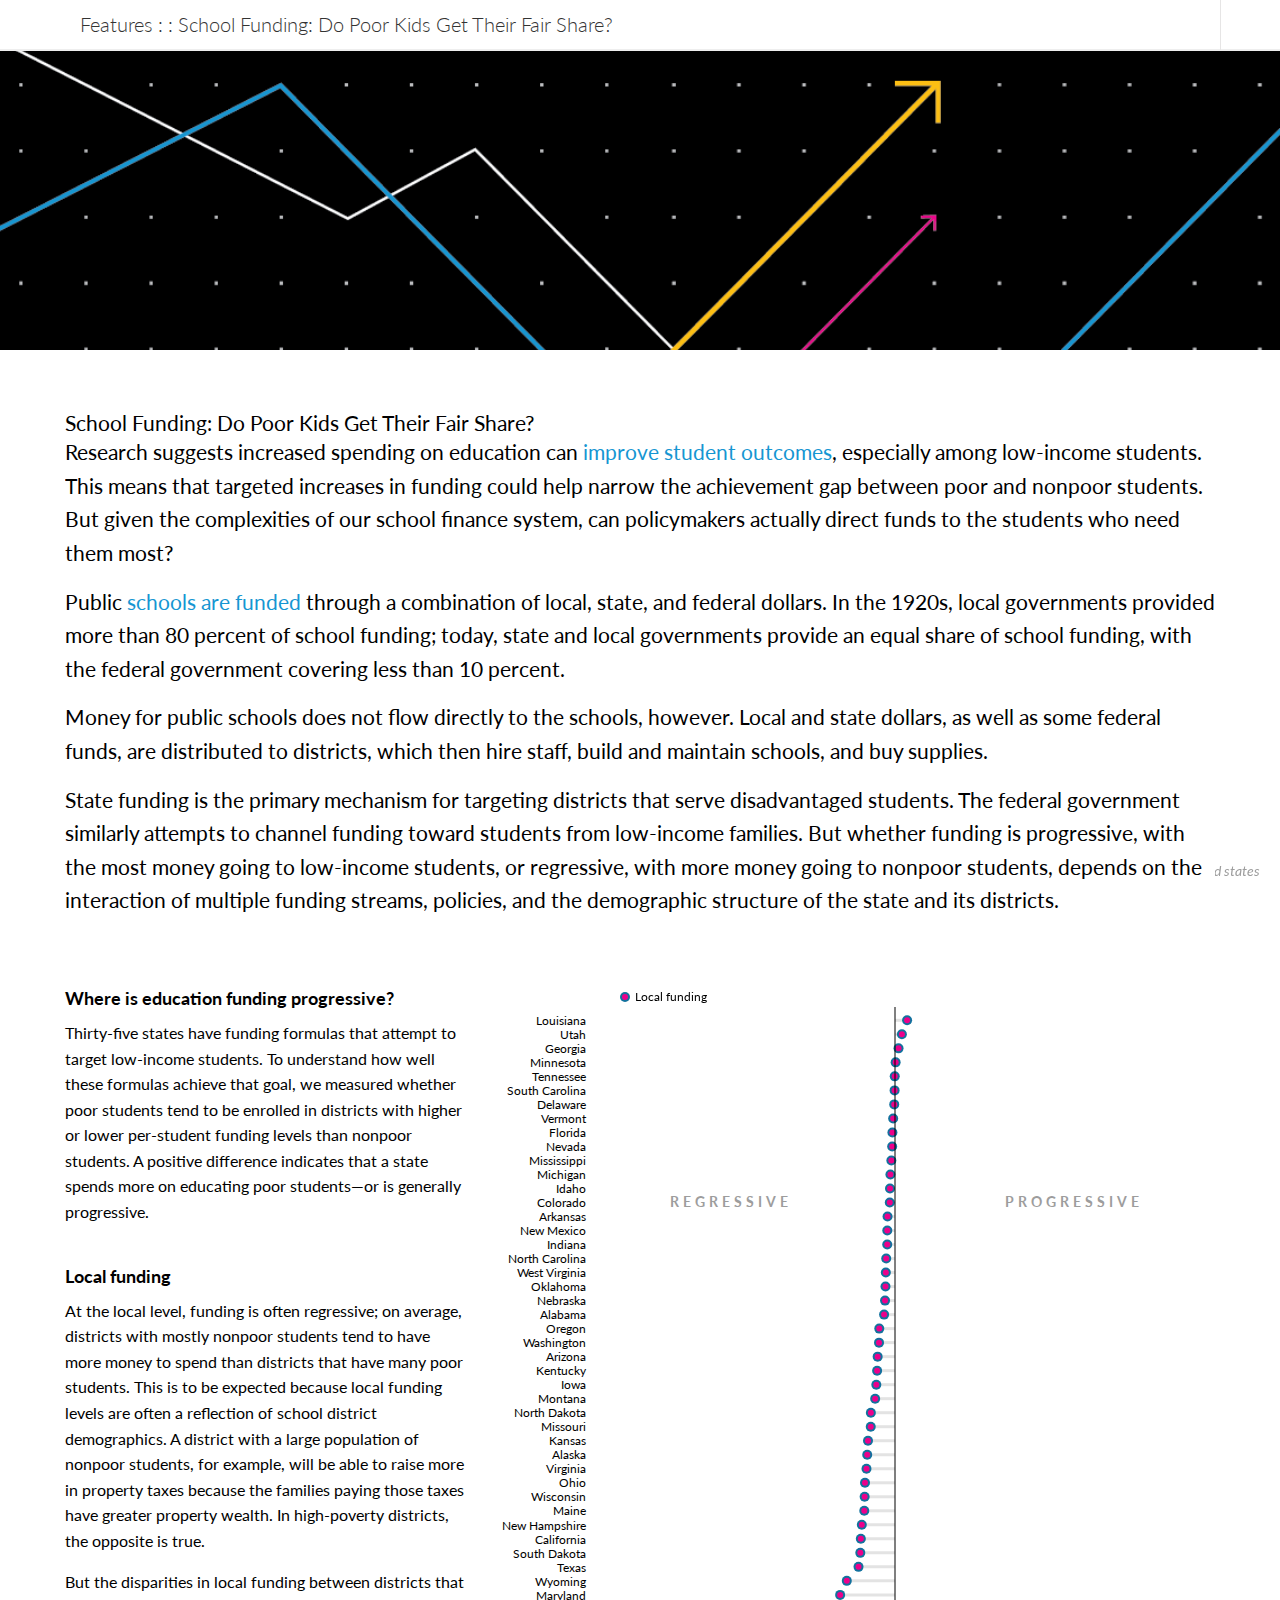
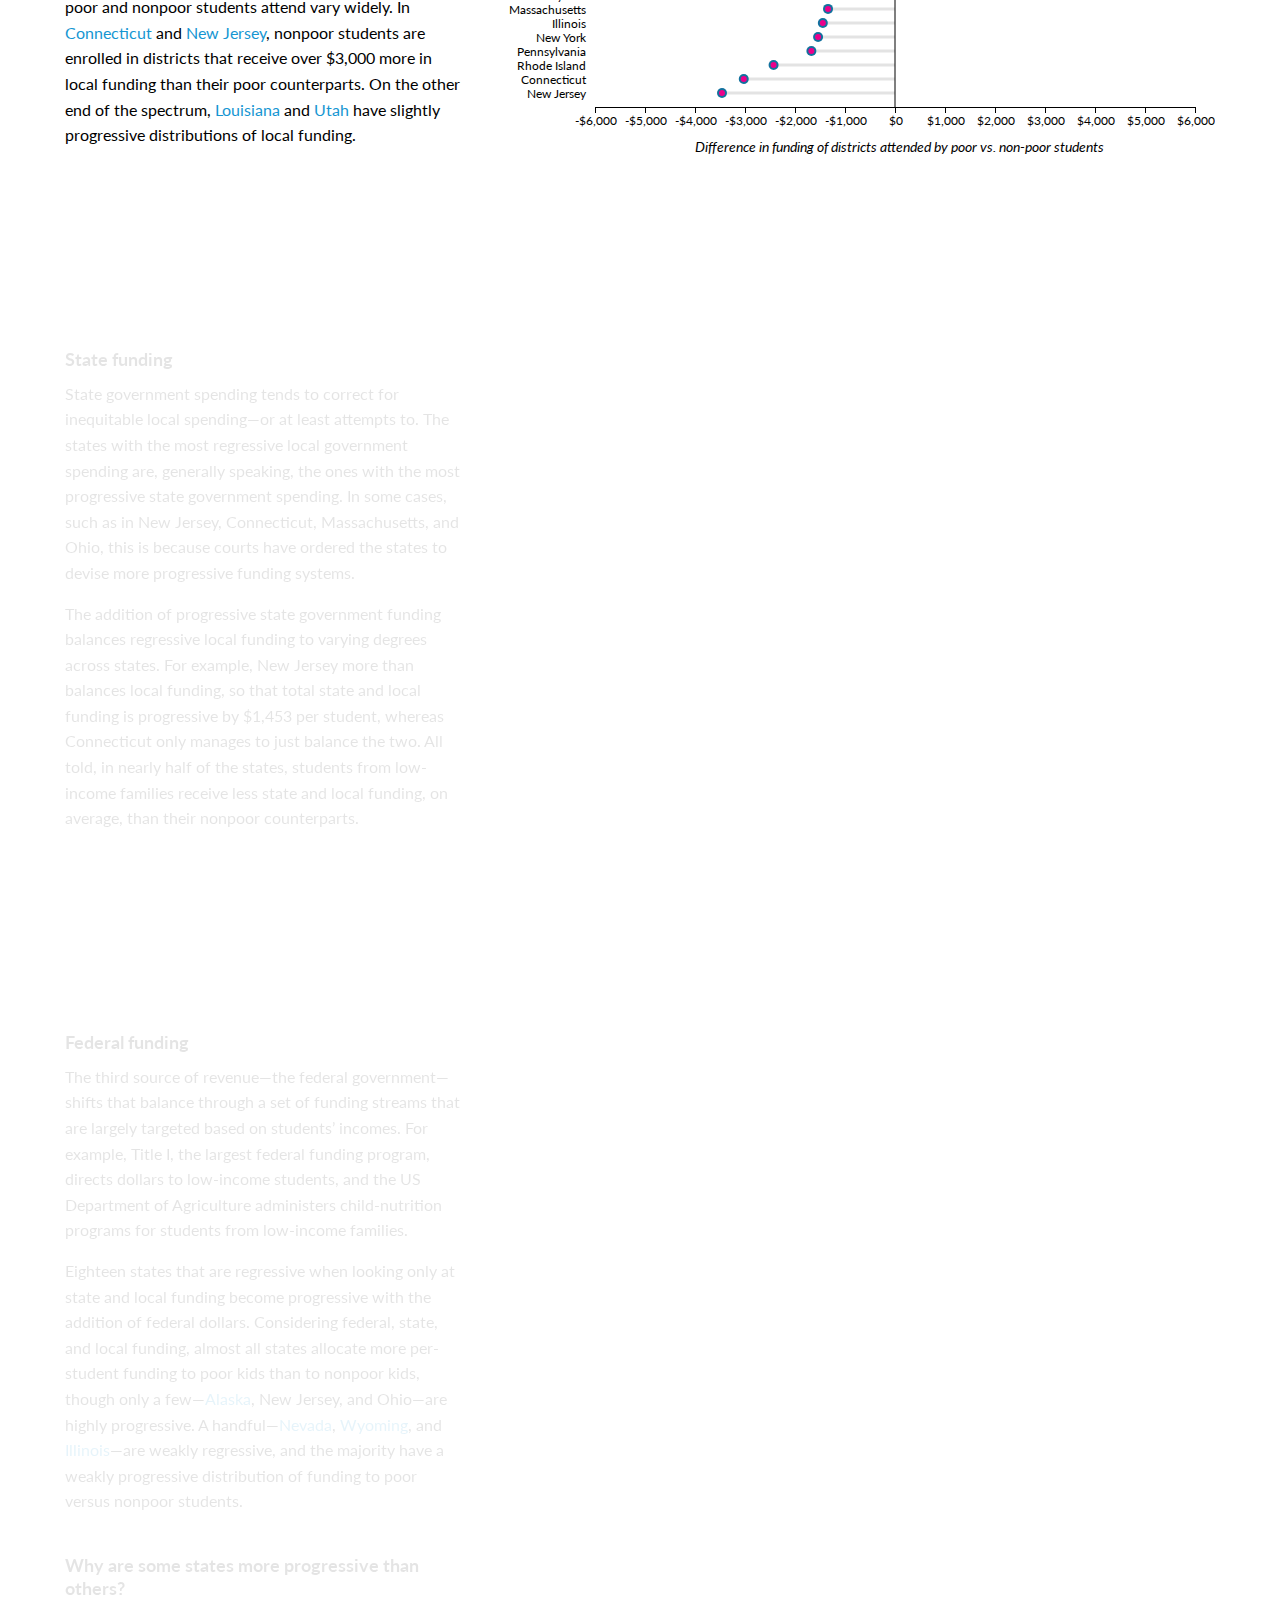
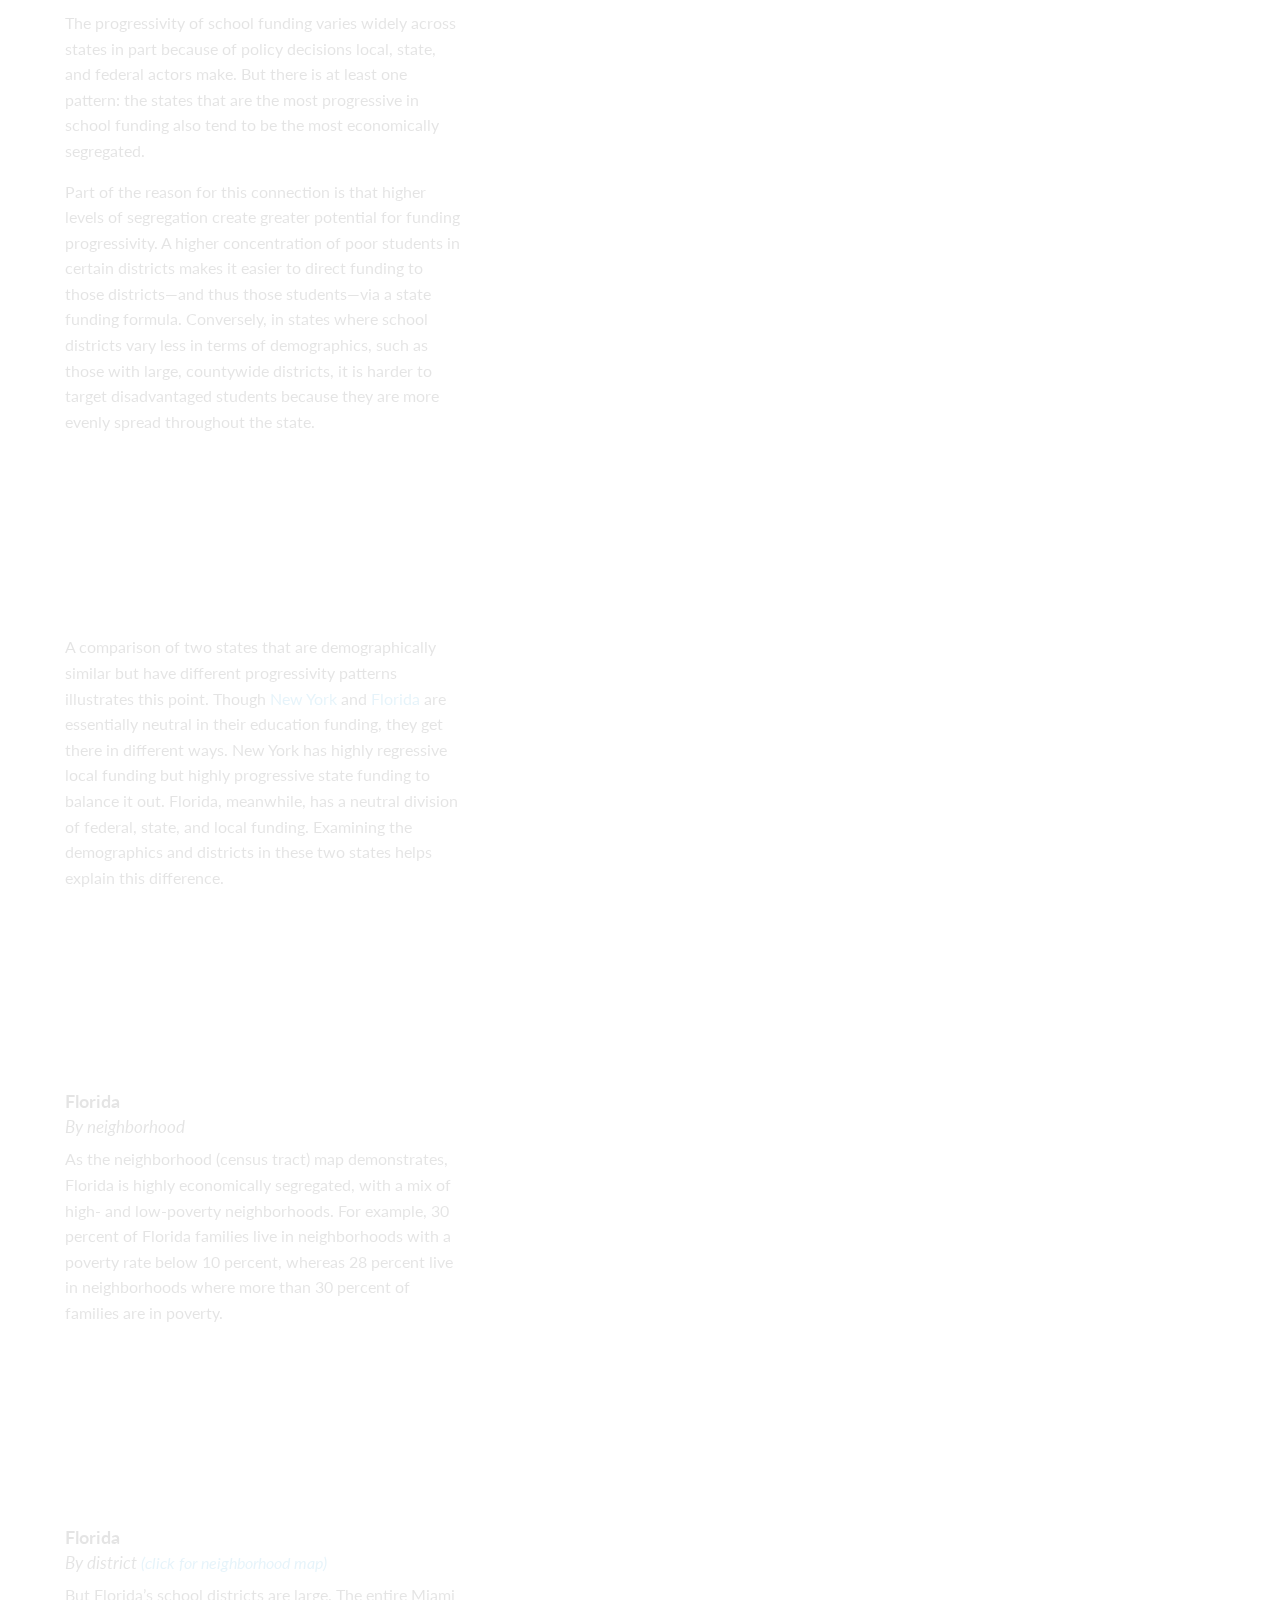
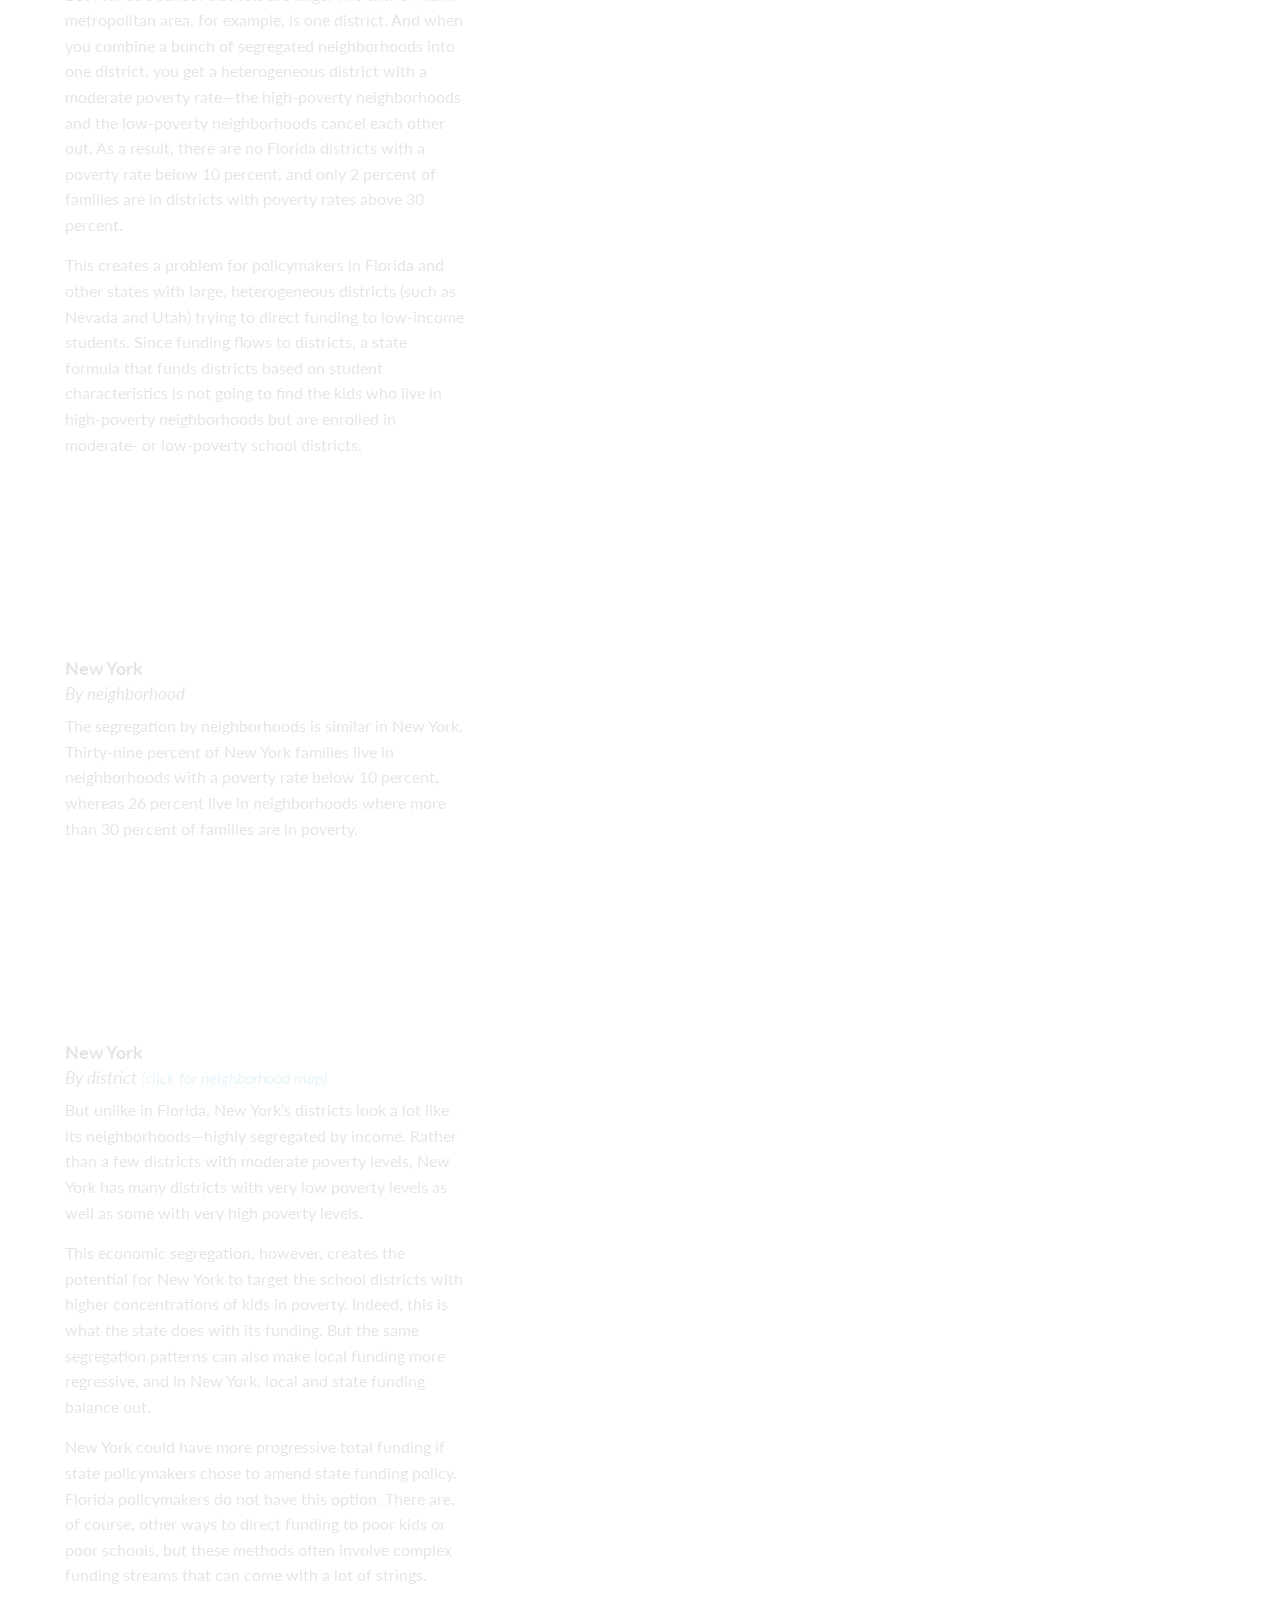
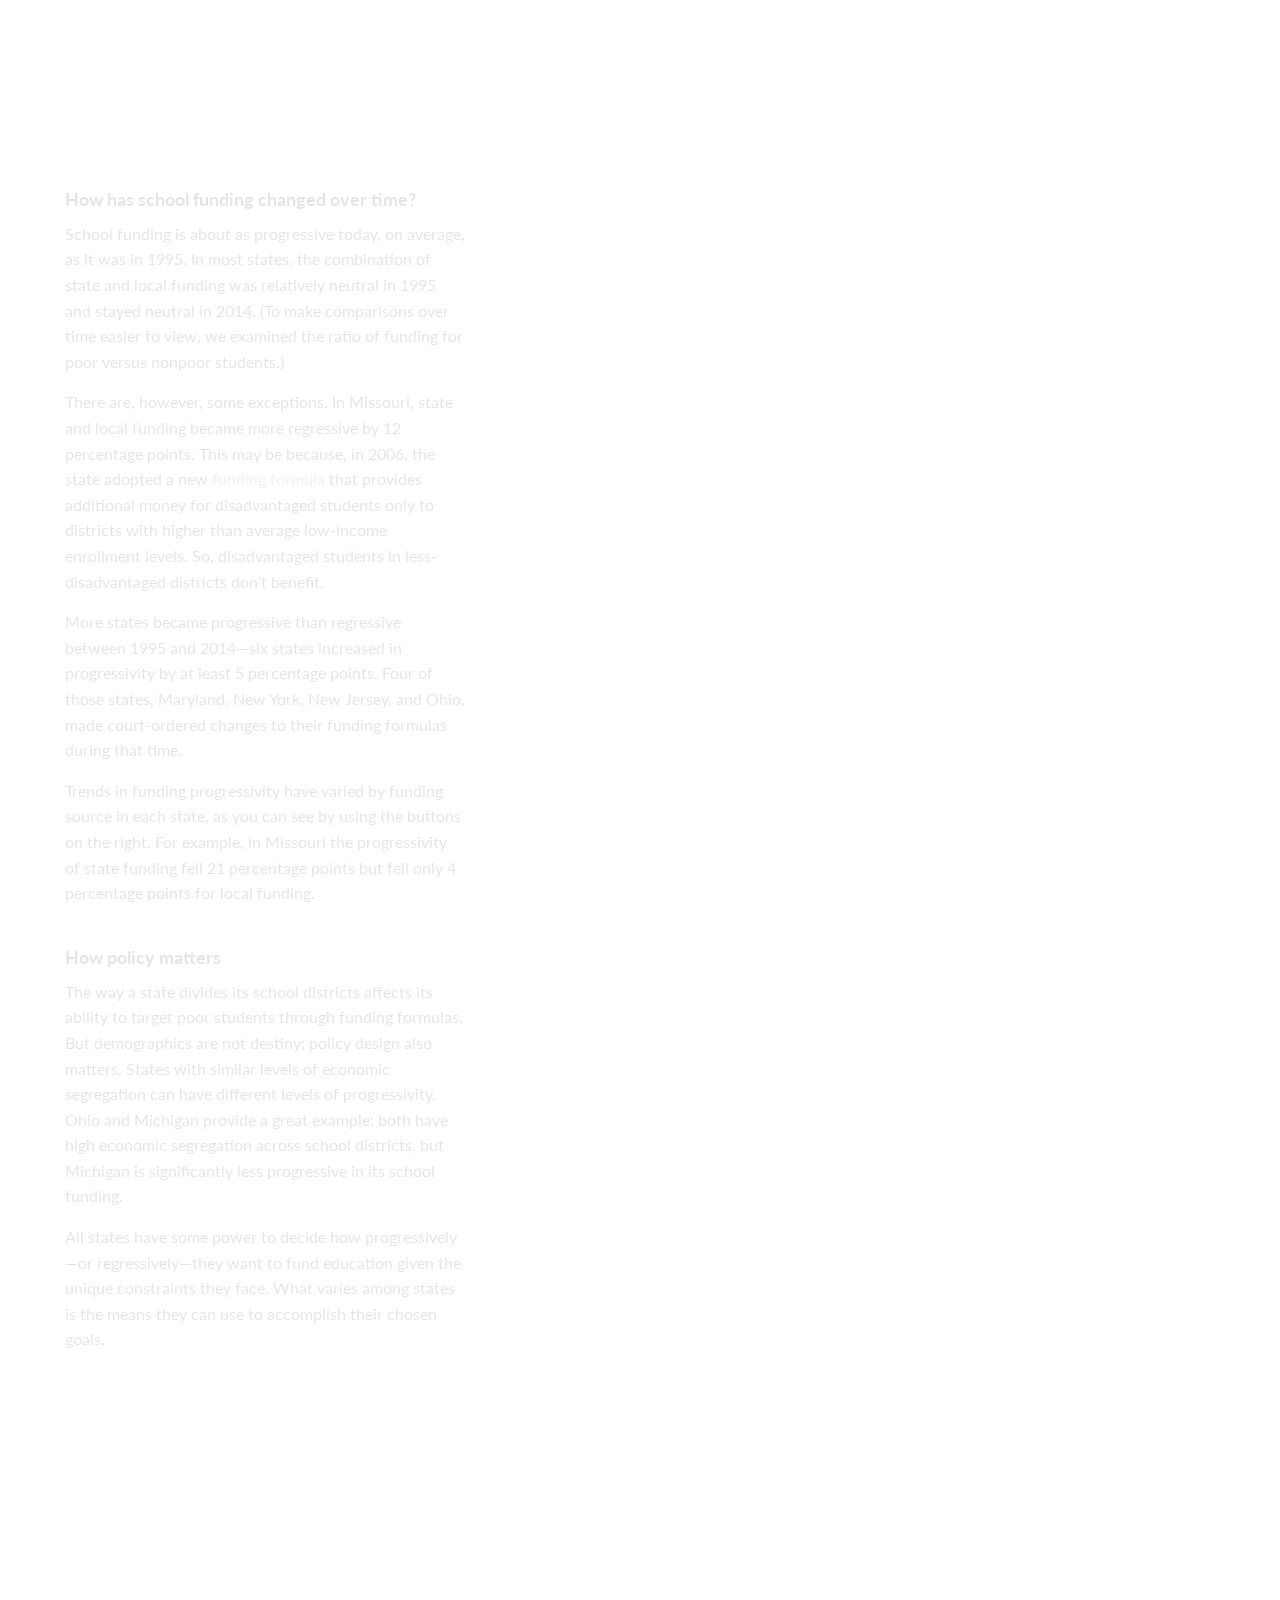
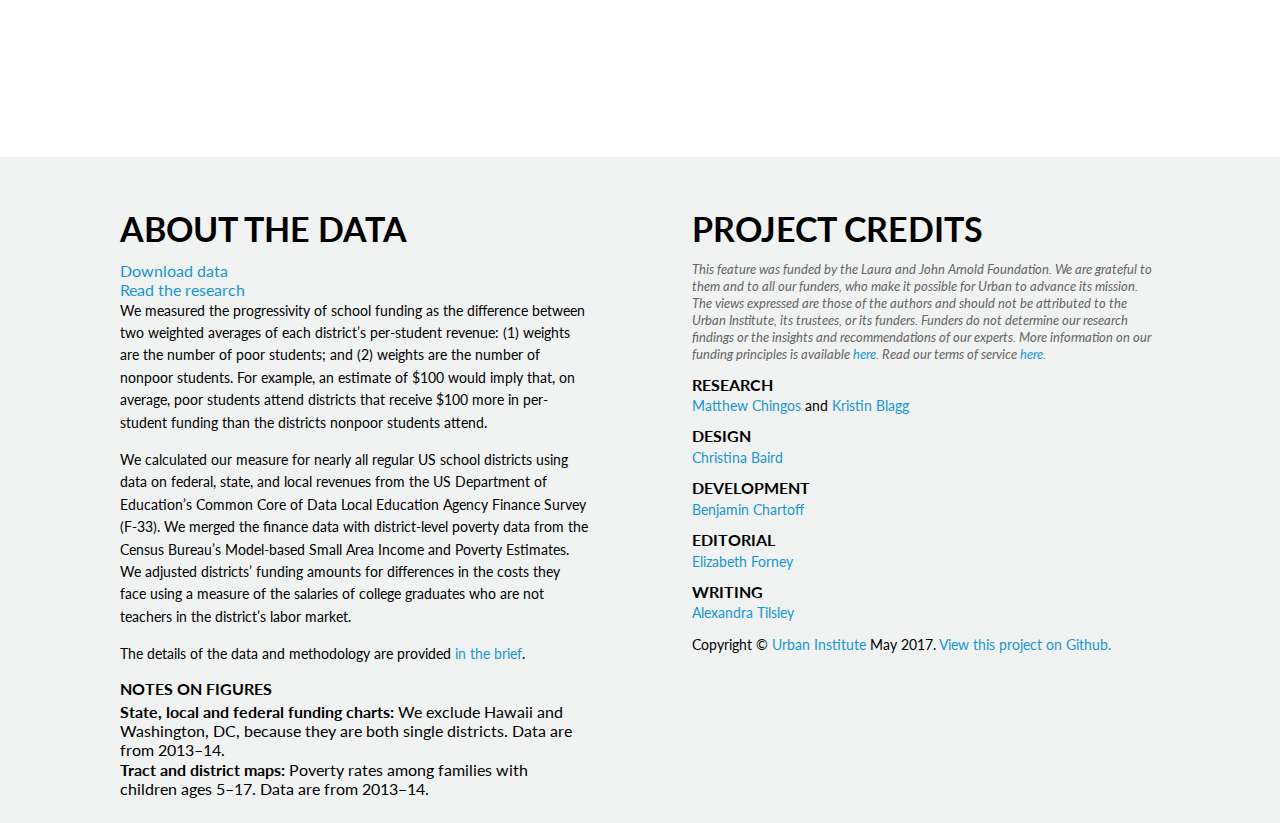
<file: index.html>
<!DOCTYPE html>
<html>
<head>
  <title>School Funding: Do Poor Kids Get Their Fair Share?</title>
  <meta charset="utf-8">
  <meta http-equiv="X-UA-Compatible" content="IE=edge">
  <meta name="viewport" content="initial-scale=1, maximum-scale=1">
  <link rel="shortcut icon" href="favicon.ico" type="image/x-icon">
  <link rel="stylesheet" type="text/css" href="css/bootstrap.min.css"/>
  <link rel="stylesheet" type="text/css" href="css/style.css"/>
  <link rel="stylesheet" type="text/css" href="css/urban.css"/>
  <link rel="stylesheet" type="text/css" href="css/urban-header.css"/>
  <link href="http://fonts.googleapis.com/css?family=Lato:300,400,700,300italic,400italic,700italic,900" rel="stylesheet" type="text/css">

  <meta name="twitter:card" content="summary">
  <meta name="twitter:site" content="@urbaninstitute">
  <meta name="twitter:creator" content="@urbaninstitute">
  <meta name="twitter:title" content="School funding: Do poor kids get their fair share?">
  <meta name="twitter:description" content="Given the complexities of our school finance system, can policymakers actually target funds to the students who need them most?">
  <meta name="twitter:image" content="http://apps.urban.org/features/school-funding-do-poor-kids-get-fair-share/images/social.jpg">
  <meta property="og:title" content="School funding: Do poor kids get their fair share?" />
  <meta property="og:description" content="Given the complexities of our school finance system, can policymakers actually target funds to the students who need them most?" />
  <meta property="og:image" content="http://apps.urban.org/features/school-funding-do-poor-kids-get-fair-share/images/social.jpg" />
  <meta property="og:image:type" content="image/jpeg">
  <meta property="og:url" content="http://urbn.is/k12funding">


  <script type="application/ld+json">
  {
    "@context": "http://schema.org",
    "@type": "NewsArticle",
    "headline": "School funding: Do poor kids get their fair share?",
    "url": "http://apps.urban.org/features/school-funding-do-poor-kids-get-fair-share",
    "thumbnailUrl": "http://apps.urban.org/features/school-funding-do-poor-kids-get-fair-share/images/social.jpg",
    "dateCreated": "2017-05-31T04:00:00.000Z",
    "articleSection": "Interactive Feature",
    "creator": ["Matthew Chingos","Kristin Blagg","Christina Baird","Benjamin Chartoff","Elizabeth Forney","Alexandra Tilsley"],
    "keywords": ["Education and Training"]
  }
  </script>
</head>
<body>
<!-- Google Tag Manager -->
<noscript><iframe src="//www.googletagmanager.com/ns.html?id=GTM-MKBD2W"
height="0" width="0" style="display:none;visibility:hidden"></iframe></noscript>
<script>(function(w,d,s,l,i){w[l]=w[l]||[];w[l].push({'gtm.start':
new Date().getTime(),event:'gtm.js'});var f=d.getElementsByTagName(s)[0],
j=d.createElement(s),dl=l!='dataLayer'?'&l='+l:'';j.async=true;j.src=
'//www.googletagmanager.com/gtm.js?id='+i+dl;f.parentNode.insertBefore(j,f);
})(window,document,'script','dataLayer','GTM-MKBD2W');</script>
<!-- End Google Tag Manager -->

<div id = "isMobile"></div>
<div id = "isPhone"></div>
<div id = "isShort"></div>
<div id = "sectionIndex" data-index="0"></div>

<!-- START HEADER -->
<div id="header-pinned" class="no-touch">
   <a target="_blank" href="http://www.urban.org" title="Home" rel="home" class="site-logo"></a>
<div class="title"><span class="feature-link"><a href="http://www.urban.org/features" class="title-linkback" alt="Urban Institute logo">Features</a> <span>: :</span> </span><a href="index.html" class="title-linkback">School Funding: Do Poor Kids Get Their Fair Share?</a>
</div>
<div class="share-icons">
    <div class="shareThisP">
        <span onclick="toggle_visibility('shareBox');">
                <div class="shareThisB"></div>
            </span>
        <div class="shareThisW" id="shareBox">

            <div class="addthis_toolbox addthis_default_style  "addthis:title="" addthis:url="">
                <a href="https://www.facebook.com/sharer/sharer.php?u=http%3A//urbn.is/k12funding" target="_blank" class="addthis_button_facebook at300b" title="Facebook" onclick="toggle_visibility('shareBox');"><span class="at4-icon aticon-facebook" style="background-color: rgb(48, 88, 145);"><span class="at_a11y">Share on facebook</span></span></a>

                <a href="http://twitter.com/intent/tweet?text=School%20funding%3A%20Do%20poor%20kids%20get%20their%20fair%20share%3F%20http%3A%2F%2Furbn.is%2Fk12funding%20(via%20%40urbaninstitute)" target="_blank" class="addthis_button_twitter at300b" title="Tweet" onclick="toggle_visibility('shareBox');"><span class="at4-icon aticon-twitter" style="background-color: rgb(44, 168, 210);"><span class="at_a11y">Share on twitter</span></span></a>

                <a href="mailto:%20?Subject=New feature from the Urban Institute &amp;Body=Hi! I thought you'd be interested in this new feature from the Urban Institute: “School funding: Do poor kids get their fair share” http://urbn.is/k12funding" target="_blank" class="addthis_button_email at300b" target="_blank" title="Email" onclick="toggle_visibility('shareBox');"><span class="at4-icon aticon-email" style="background-color: rgb(115, 138, 141);"><span class="at_a11y">Share on email</span></span></a>
                <div class="atclear"></div>
            </div>

        </div>
    </div>
</div>
</div>
<div class="headerimage" id="heroimage">
  <div class="wrapper headerwrapper">
    <!-- <h1 class="div-title-block">School Funding: Do Poor Kids Get Their Fair Share?</h1> -->
  </div>
</div>
<!-- END HEADER -->



<div class="container">
  <div id='graphic'>
    <div id = "topText">
        <div id = "topTitle">School Funding: Do Poor Kids Get Their Fair Share?</div>
        <div id = "topHR"></div>
        <p>
        Research suggests increased spending on education can <a href = "http://www.nber.org/papers/w22011" target = "_blank">improve</a> <a href = "http://socrates.berkeley.edu/~ruckerj/QJE_resubmit_final_version.pdf" target = "_blank">student outcomes</a>, especially among low-income students. This means that targeted increases in funding could help narrow the achievement gap between poor and nonpoor students. But given the complexities of our school finance system, can policymakers actually direct funds to the students who need them most?
        </p>
        <p>
        Public <a href = "https://nces.ed.gov/programs/digest/d16/tables/dt16_235.10.asp?current=yes" target = "_blank">schools are funded</a> through a combination of local, state, and federal dollars. In the 1920s, local governments provided more than 80 percent of school funding; today, state and local governments provide an equal share of school funding, with the federal government covering less than 10 percent.
        </p>
        <p>
        Money for public schools does not flow directly to the schools, however. Local and state dollars, as well as some federal funds, are distributed to districts, which then hire staff, build and maintain schools, and buy supplies.
        </p>
        <p>
        State funding is the primary mechanism for targeting districts that serve disadvantaged students. The federal government similarly attempts to channel funding toward students from low-income families. But whether funding is progressive, with the most money going to low-income students, or regressive, with more money going to nonpoor students, depends on the interaction of multiple funding streams, policies, and the demographic structure of the state and its districts.
        </p>
      </div>
    <div id='sections'>
      <section class="step">
        <div class="title">Where is education funding progressive?</div>
        <p>
        Thirty-five states have funding formulas that attempt to target low-income students. To understand how well these formulas achieve that goal, we measured whether poor students tend to be enrolled in districts with higher or lower per-student funding levels than nonpoor students. A positive difference indicates that a state spends more on educating poor students&mdash;or is generally progressive.
        </p>
        <p class = "mobileDotNote"><span>Note:</span> We exclude Hawaii and Washington, DC, because they are both single districts.</p>
        <div class="title">Local funding</div>
        <p>
        At the local level, funding is often regressive; on average, districts with mostly nonpoor students tend to have more money to spend than districts that have many poor students. This is to be expected because local funding levels are often a reflection of school district demographics. A district with a large population of nonpoor students, for example, will be able to raise more in property taxes because the families paying those taxes have greater property wealth. In high-poverty districts, the opposite is true.
        </p>
        <p>
        But the disparities in local funding between districts that poor and nonpoor students attend vary widely. In <a href = "https://ctmirror.org/2015/05/04/in-suburban-schools-student-poverty-growing-faster-than-education-aid/" target = "_blank">Connecticut</a> and <a href = "http://www.nj.gov/education/finance/" target = "_blank">New Jersey</a>, nonpoor students are enrolled in districts that receive over $3,000 more in local funding than their poor counterparts. On the other end of the spectrum, <a href = "https://www.usnews.com/news/best-states/louisiana/articles/2017-05-17/louisiana-public-school-funding-formula-moves-ahead-in-house" target = "_blank">Louisiana</a> and <a href = "http://www.schools.utah.gov/finance/Minimum-School-Program.aspx" target = "_blank">Utah</a> have slightly progressive distributions of local funding.
        </p>
      </section>
      <section class="step">
        <div class="title">State funding</div>
        <p>
        State government spending tends to correct for inequitable local spending&mdash;or at least attempts to. The states with the most regressive local government spending are, generally speaking, the ones with the most progressive state government spending. In some cases, such as in New Jersey, Connecticut, Massachusetts, and Ohio, this is because courts have ordered the states to devise more progressive funding systems.
        </p>
        <p>
        The addition of progressive state government funding balances regressive local funding to varying degrees across states. For example, New Jersey more than balances local funding, so that total state and local funding is progressive by $1,453 per student, whereas Connecticut only manages to just balance the two. All told, in nearly half of the states, students from low-income families receive less state and local funding, on average, than their nonpoor counterparts.
        </p>
      </section>
      <section class="step">
        <div class="title">Federal funding</div>
        <p>
        The third source of revenue&mdash;the federal government&mdash;shifts that balance through a set of funding streams that are largely targeted based on students&rsquo; incomes. For example, Title I, the largest federal funding program, directs dollars to low-income students, and the US Department of Agriculture administers child-nutrition programs for students from low-income families.
        </p>
        <p>
        Eighteen states that are regressive when looking only at state and local funding become progressive with the addition of federal dollars. Considering federal, state, and local funding, almost all states allocate more per-student funding to poor kids than to nonpoor kids, though only a few&mdash;<a href = "https://education.alaska.gov/SchoolFinance/sfhome.html" target = "_blank">Alaska</a>, New Jersey, and Ohio&mdash;are highly progressive. A handful&mdash;<a href = "https://www.leg.state.nv.us/Division/Fiscal/NevadaPlan/Nevada_Plan.pdf" target = "_blank">Nevada</a>, <a href = "http://legisweb.state.wy.us/school00/synopsis/syniiid.htm" target = "_blank">Wyoming</a>, and <a href = "http://nprillinois.org/post/school-funding-fight-heats" target = "_blank">Illinois</a>&mdash;are weakly regressive, and the majority have a weakly progressive distribution of funding to poor versus nonpoor students.
        </p>
        <div class="title">Why are some states more progressive than others?</div>
        <p>
        The progressivity of school funding varies widely across states in part because of policy decisions local, state, and federal actors make. But there is at least one pattern: the states that are the most progressive in school funding also tend to be the most economically segregated.
        </p>
        <p>
        Part of the reason for this connection is that higher levels of segregation create greater potential for funding progressivity. A higher concentration of poor students in certain districts makes it easier to direct funding to those districts&mdash;and thus those students&mdash;via a state funding formula. Conversely, in states where school districts vary less in terms of demographics, such as those with large, countywide districts, it is harder to target disadvantaged students because they are more evenly spread throughout the state.
        </p>
        
      </section>
      <section class="step">
        <p>
        A comparison of two states that are demographically similar but have different progressivity patterns illustrates this point. Though <a href = "https://stateaid.nysed.gov/" target = "_blank">New York</a> and <a href = "http://www.fldoe.org/core/fileparse.php/7507/urlt/Fefpdist.pdf" target = "_blank">Florida</a> are essentially neutral in their education funding, they get there in different ways. New York has highly regressive local funding but highly progressive state funding to balance it out. Florida, meanwhile, has a neutral division of federal, state, and local funding. Examining the demographics and districts in these two states helps explain this difference.
        </p>
      </section>
      <section class="step smallStep">
        <div class="title">Florida</div>
        <div class = "subtitle">By neighborhood</div>
        <p>
        As the neighborhood (census tract) map demonstrates, Florida is highly economically segregated, with a mix of high- and low-poverty neighborhoods. For example, 30 percent of Florida families live in neighborhoods with a poverty rate below 10 percent, whereas 28 percent live in neighborhoods where more than 30 percent of families are in poverty.
        </p>
      </section>
      <section class="step">
        <div class="title">Florida</div>
        <div class = "subtitle">By district <span class = "mapButton active tracts" id = "floridaButton">(click for neighborhood map)</span></div>
        <p>
        But Florida&rsquo;s school districts are large. The entire Miami metropolitan area, for example, is one district. And when you combine a bunch of segregated neighborhoods into one district, you get a heterogeneous district with a moderate poverty rate&mdash;the high-poverty neighborhoods and the low-poverty neighborhoods cancel each other out. As a result, there are no Florida districts with a poverty rate below 10 percent, and only 2 percent of families are in districts with poverty rates above 30 percent.
        </p>
        <p>
        This creates a problem for policymakers in Florida and other states with large, heterogeneous districts (such as Nevada and Utah) trying to direct funding to low-income students. Since funding flows to districts, a state formula that funds districts based on student characteristics is not going to find the kids who live in high-poverty neighborhoods but are enrolled in moderate- or low-poverty school districts.
        </p>
      </section>
      <section class="step">
        <div class="title">New York</div>
        <div class = "subtitle">By neighborhood</div>
        <p>
        The segregation by neighborhoods is similar in New York. Thirty-nine percent of New York families live in neighborhoods with a poverty rate below 10 percent, whereas 26 percent live in neighborhoods where more than 30 percent of families are in poverty.
        </p>
      </section>
      <section class="step">
        <div class="title">New York</div>
        <div class = "subtitle">By district <span class = "mapButton active tracts" id ="newYorkButton">(click for neighborhood map)</span></div>
        <p>
        But unlike in Florida, New York&rsquo;s districts look a lot like its neighborhoods&mdash;highly segregated by income. Rather than a few districts with moderate poverty levels, New York has many districts with very low poverty levels as well as some with very high poverty levels.
        </p>
        <p>
        This economic segregation, however, creates the potential for New York to target the school districts with higher concentrations of kids in poverty. Indeed, this is what the state does with its funding. But the same segregation patterns can also make local funding more regressive, and in New York, local and state funding balance out.
        </p>
        <p>
        New York could have more progressive total funding if state policymakers chose to amend state funding policy. Florida policymakers do not have this option. There are, of course, other ways to direct funding to poor kids or poor schools, but these methods often involve complex funding streams that can come with a lot of strings.
        </p>
      </section>

      <section class="step lastStep">
        <div class="title">How has school funding changed over time?</div>
        <p>
        School funding is about as progressive today, on average, as it was in 1995. In most states, the combination of state and local funding was relatively neutral in 1995 and stayed neutral in 2014. (To make comparisons over time easier to view, we examined the ratio of funding for poor versus nonpoor students.)
        </p>
        <p>
        There are, however, some exceptions. In Missouri, state and local funding became more regressive by 12 percentage points. This may be because, in 2006, the state adopted a new <a href = "http://www.news-leader.com/story/news/education/2016/01/09/how-missouri-school-funding-formula-works/75993642/" target = "_blank">funding formula</a> that provides additional money for disadvantaged students only to districts with higher than average low-income enrollment levels. So, disadvantaged students in less-disadvantaged districts don&rsquo;t benefit.
        </p>
        <p>
        More states became progressive than regressive between 1995 and 2014&mdash;six states increased in progressivity by at least 5 percentage points. Four of those states, Maryland, New York, New Jersey, and Ohio, made court-ordered changes to their funding formulas during that time.
        </p>
        <p>
        Trends in funding progressivity have varied by funding source in each state, as you can see by using the buttons on the right. For example, in Missouri the progressivity of state funding fell 21 percentage points but fell only 4 percentage points for local funding.
        </p>
        <div class="title">How policy matters</div>
        <p>
        The way a state divides its school districts affects its ability to target poor students through funding formulas. But demographics are not destiny; policy design also matters. States with similar levels of economic segregation can have different levels of progressivity. Ohio and Michigan provide a great example: both have high economic segregation across school districts, but Michigan is significantly less progressive in its school funding.
        </p>
        <p>
        All states have some power to decide how progressively&mdash;or regressively&mdash;they want to fund education given the unique constraints they face. What varies among states is the means they can use to accomplish their chosen goals.
        </p>
      </section>
      <div id = "extra-space"></div>
    </div>

    <div id='vis'>
    </div>
  </div>
</div>

    <div id = "clearSelected">Clear selected states</div>
    <footer>
    
     <div class="content">     

                <div id="left">
                    <h4>About the data</h4>
                      <a href = "data/download/state-education-data.xlsx">
                        <div class = "footerButton downloadButton">Download data</div>
                      </a>
                      <a href = "http://www.urban.org/research/publication/do-poor-kids-get-their-fair-share-school-funding" target = "_blank">
                        <div class = "footerButton researchButton">Read the research</div>
                      </a>
                    <p class = "footerTopP">
                      We measured the progressivity of school funding as the difference between two weighted averages of each district&rsquo;s per-student revenue: (1) weights are the number of poor students; and (2) weights are the number of nonpoor students. For example, an estimate of $100 would imply that, on average, poor students attend districts that receive $100 more in per-student funding than the districts nonpoor students attend.
                    </p>
                    <p>
                      We calculated our measure for nearly all regular US school districts using data on federal, state, and local revenues from the US Department of Education&rsquo;s Common Core of Data Local Education Agency Finance Survey (F-33). We merged the finance data with district-level poverty data from the Census Bureau&rsquo;s Model-based Small Area Income and Poverty Estimates.  We adjusted districts&rsquo; funding amounts for differences in the costs they face using a measure of the salaries of college graduates who are not teachers in the district&rsquo;s labor market.
                    </p>
                    <p>
                      The details of the data and methodology are provided <a href = "http://www.urban.org/research/publication/do-poor-kids-get-their-fair-share-school-funding" target = "_blank">in the brief</a>.
                    </p>
                    <div id = "mobile-notes">
                      <h3 id = "mobile-notes-header" class = "job">Notes on figures</h3>
                      <div id = "mobile-notes-text-dots"><strong>State, local and federal funding charts:</strong> We exclude Hawaii and Washington, DC, because they are both single districts. Data are from 2013–14.</div>
                      <div id = "mobile-notes-text-maps"><strong>Tract and district maps:</strong> Poverty rates among families with children ages 5–17. Data are from 2013–14.</div>
                    </div>

                </div>
                <div id="right">

                    <h4>Project credits</h4>
                    <div class="urbanstatement">This feature was funded by the Laura and John Arnold Foundation. We are grateful to them and to all our funders, who make it possible for Urban to advance its mission. The views expressed are those of the authors and should not be attributed to the Urban Institute, its trustees, or its funders. Funders do not determine our research findings or the insights and recommendations of our experts. More information on our funding principles is available <a href = "http://www.urban.org/support" target = "_blank">here</a>. Read our terms of service <a href = "http://www.urban.org/terms-service" target = "_blank">here</a>.</div>

                    <h3 class="job">Research</h3>
                    <a href="http://www.urban.org/author/matthew-chingos" target = "_blank">Matthew Chingos</a> and <a href="http://www.urban.org/author/kristin-blagg" target = "_blank">Kristin Blagg</a>
                
                    <h3 class="job">Design</h3>
                    <a href="http://www.urban.org/author/christina-baird" target = "_blank">Christina Baird</a>
                    
                    <h3 class="job">Development</h3>
                    <a href="http://www.urban.org/author/benjamin-chartoff" target = "_blank">Benjamin Chartoff</a>

                    <h3 class="job">Editorial</h3>
                    <a href="http://www.urban.org/author/elizabeth-forney" target = "_blank">Elizabeth Forney</a>
            
                    <h3 class="job">Writing</h3>
                    <a href="http://www.urban.org/author/alexandra-tilsley" target = "_blank">Alexandra Tilsley</a>


                    <div class="credits">Copyright &copy; <a href="http://www.urban.org/" target = "_blank">Urban Institute</a> May 2017. <a href="https://github.com/UrbanInstitute/school-funding-do-poor-kids-get-fair-share" target="_blank">View this project on Github.</a></div>
                </div>
         
    </div> 
    </footer>

<script src="lib/d3.js"></script>
<script src="lib/jquery-2.2.1.min.js"></script>
<script src="lib/d3-voronoi.min.js"></script>
<script src="js/state_svgs.js"></script>
<script src="js/shapeMorph.js"></script>
<script src="js/header.js"></script>
<script src="js/globals.js"></script>
<script src="js/scroller.js"></script>
<script src="js/sections.js"></script>
<script>
    (function (i, s, o, g, r, a, m) {
        i['GoogleAnalyticsObject'] = r;
        i[r] = i[r] || function () { 
            (i[r].q = i[r].q || []).push(arguments)
        }, i[r].l = 1 * new Date();
        a = s.createElement(o),  m = s.getElementsByTagName(o)[0];
        a.async = 1;
        a.src = g;
        m.parentNode.insertBefore(a, m) 
    })(window, document, 'script', '//www.google-analytics.com/analytics.js', 'ga'); 
    ga('create', 'UA-57529944-1', 'auto'); 
    ga('send', 'pageview');
</script>

<!-- START Parse.ly Include: Standard -->
<div id="parsely-root" style="display: none">
  <span id="parsely-cfg" data-parsely-site="urban.org"></span>
</div>
<script>
    (function(s, p, d) {
      var h=d.location.protocol, i=p+"-"+s,
          e=d.getElementById(i), r=d.getElementById(p+"-root"),
          u=h==="https:"?"d1z2jf7jlzjs58.cloudfront.net"
          :"static."+p+".com";
      if (e) return;
      e = d.createElement(s); e.id = i; e.async = true;
      e.src = h+"//"+u+"/p.js"; r.appendChild(e);
    })("script", "parsely", document);
</script>
<!-- END Parse.ly Include: Standard -->


</body>
</html>
</file>
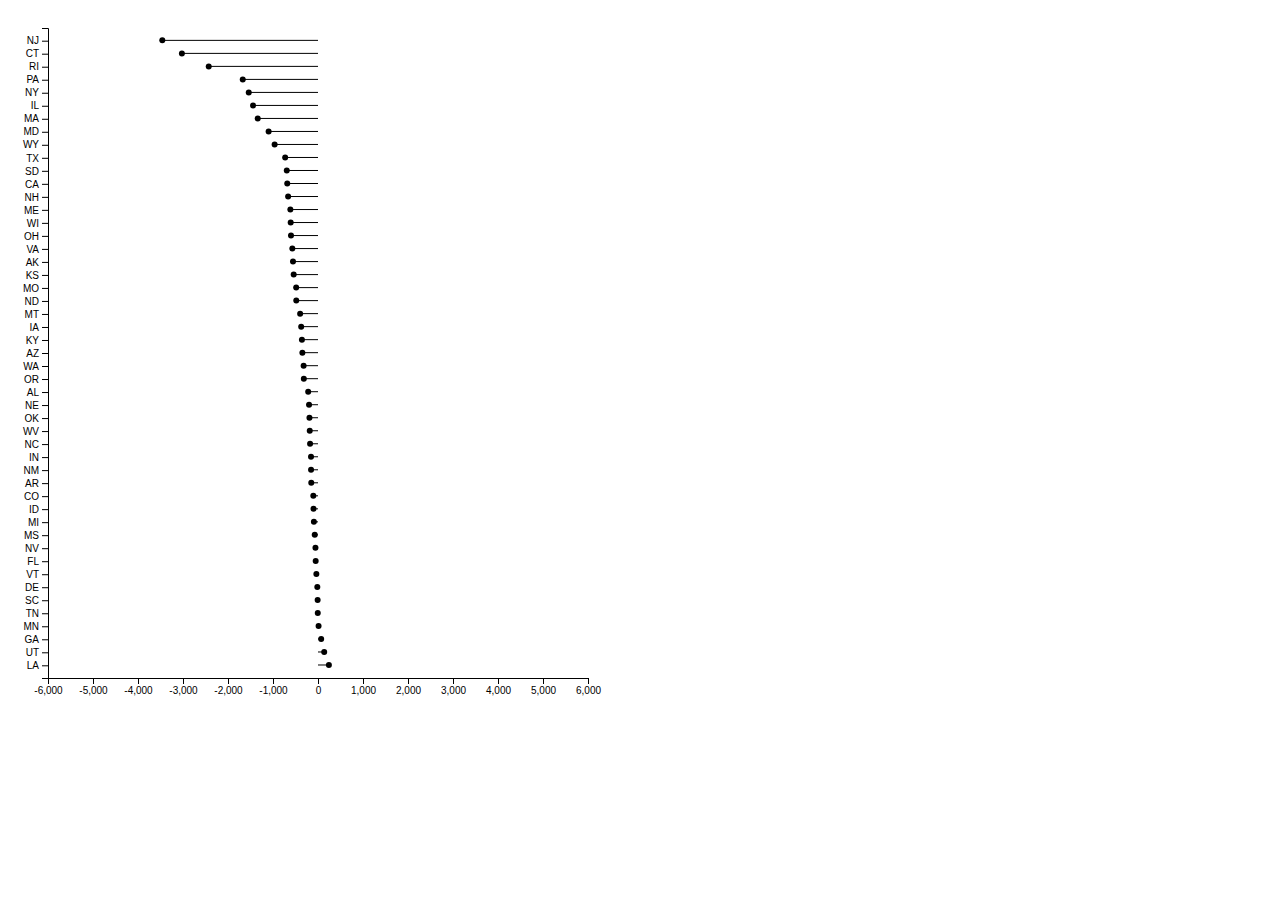
<file: chart1.html>
<html>
<head>
<style> /* set the CSS */

.dotChartLine { stroke: black; }

</style>

</head>
<body>
<div id = "vis">
</div>
<script src="lib/d3.js"></script>
<script>
// set the dimensions and margins of the graph
var margin = {top: 20, right: 20, bottom: 30, left: 40},
		width = 600 - margin.left - margin.right,
		height = 700 - margin.top - margin.bottom;

// set the ranges
var dotChartY = d3.scaleBand()
					.range([0, height])
					.padding(0.95);
var dotChartX = d3.scaleLinear()
					.range([width, 0]);
					
// append the svg object to the body of the page
// append a 'group' element to 'svg'
// moves the 'group' element to the top left margin
var svg = d3.select("#vis").append("svg")
		.attr("width", width + margin.left + margin.right)
		.attr("height", height + margin.top + margin.bottom)
	.append("g")
		.attr("transform", 
					"translate(" + margin.left + "," + margin.top + ")");

// get the data
d3.csv("data/data_ben_2014.csv", function(error, data) {
	if (error) throw error;

	// format the data
	data.forEach(function(d) {
		d.state = d.stabbr;
		d.stateRevenue = +d.adjrevdiff_st
		d.localRevenue	= +d.adjrevdiff_lo
		d.federalRevenue = +d.adjrevdiff_fe
	});

	// Scale the range of the data in the domains
	data.sort(function(a, b){ return a.localRevenue - b.localRevenue})
	
	dotChartY.domain(data.map(function(d) { return d.state; }));
	dotChartX.domain([6000,-6000]);


	var getDotChartLineX1 = function(val){
		if(val < 0){ return dotChartX(val)}
		else{ return dotChartX(0)}
	}
	var getDotChartLineX2 = function(val){
		if(val > 0){ return dotChartX(val)}
		else{ return dotChartX(0)}
	}
	
	// append the rectangles for the bar chart
	svg.selectAll(".localLine")
			.data(data)
		.enter().append("line")
			.attr("class", "localLine dotChartLine")
			.attr("y1", function(d) { return dotChartY(d.state); })
			.attr("y2", function(d) { return dotChartY(d.state); })
			.attr("x1", function(d) { return getDotChartLineX1(d.localRevenue); })
			.attr("x2", function(d) { return getDotChartLineX2(d.localRevenue); })

	svg.selectAll(".localDot")
			.data(data)
		.enter().append("circle")
			.attr("class", "localDot dotChartDot")
			.attr("cy", function(d) { return dotChartY(d.state); })
			.attr("cx", function(d) { return dotChartX(d.localRevenue); })
			.attr("r", "3")


	// add the x Axis
	svg.append("g")
			.attr("transform", "translate(0," + height + ")")
			.call(d3.axisBottom(dotChartX));

	// add the y Axis
	svg.append("g")
			.call(d3.axisLeft(dotChartY));

});

</script>
</body>
</html>
</file>
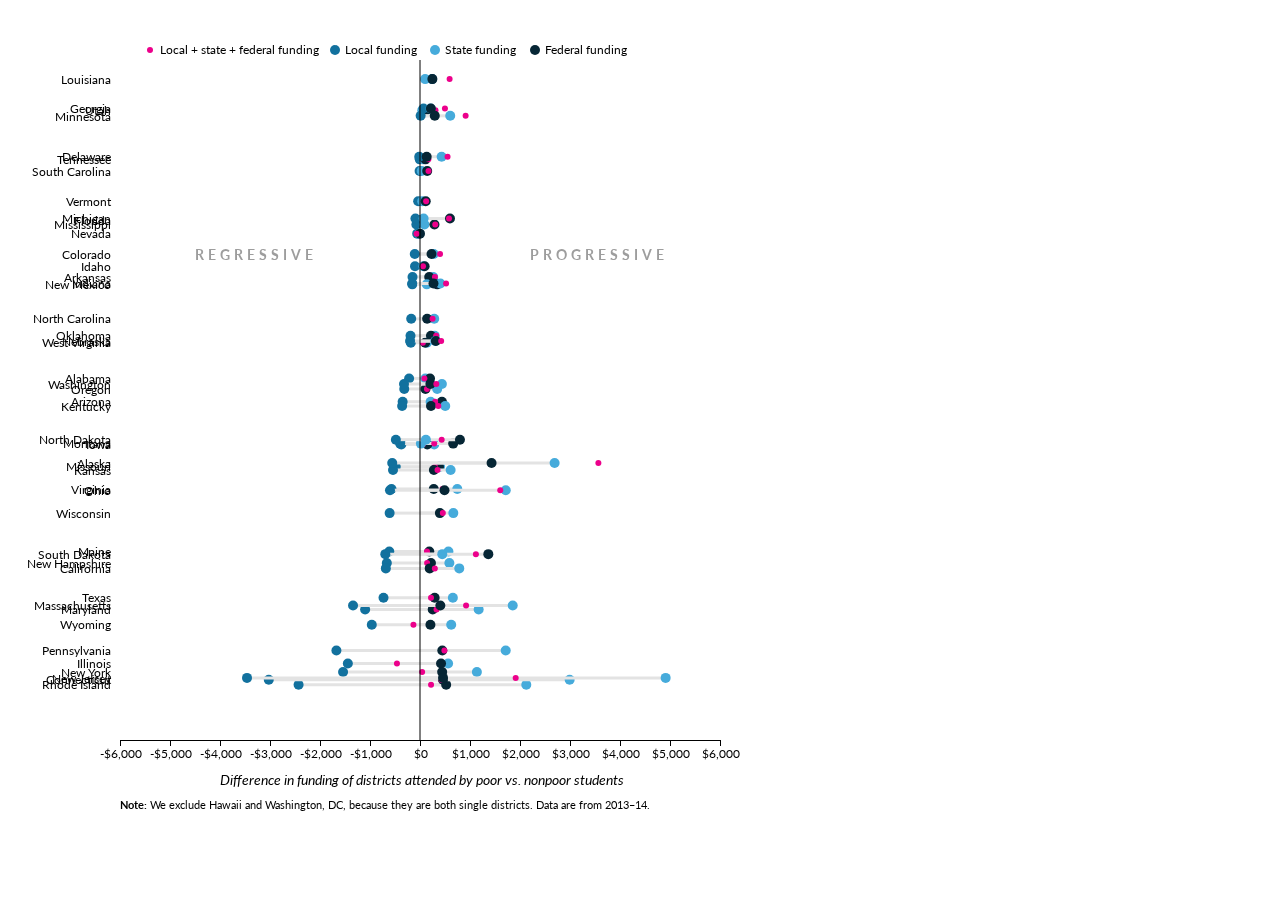
<file: embed.html>
<!DOCTYPE html>
<html>
<head>
  <title>School Funding: Do Poor Kids Get Their Fair Share?</title>
  <meta charset="utf-8">
  <meta http-equiv="X-UA-Compatible" content="IE=edge">
  <meta name="viewport" content="initial-scale=1, maximum-scale=1">
  <link rel="shortcut icon" href="favicon.ico" type="image/x-icon">
  <link rel="stylesheet" type="text/css" href="css/bootstrap.min.css"/>
  <link rel="stylesheet" type="text/css" href="css/embed.css"/>
  <link rel="stylesheet" type="text/css" href="css/urban-header.css"/>
  <link href="http://fonts.googleapis.com/css?family=Lato:300,400,700,300italic,400italic,700italic,900" rel="stylesheet" type="text/css">

  <meta name="twitter:card" content="summary">
  <meta name="twitter:site" content="@urbaninstitute">
  <meta name="twitter:creator" content="@urbaninstitute">
  <meta name="twitter:title" content="School funding: Do poor kids get their fair share?">
  <meta name="twitter:description" content="Given the complexities of our school finance system, can policymakers actually target funds to the students who need them most?">
  <meta name="twitter:image" content="http://apps.urban.org/features/school-funding-do-poor-kids-get-fair-share/images/social.jpg">
  <meta property="og:title" content="School funding: Do poor kids get their fair share?" />
  <meta property="og:description" content="Given the complexities of our school finance system, can policymakers actually target funds to the students who need them most?" />
  <meta property="og:image" content="http://apps.urban.org/features/school-funding-do-poor-kids-get-fair-share/images/social.jpg" />
  <meta property="og:image:type" content="image/jpeg">
  <meta property="og:url" content="http://urbn.is/k12funding">


  <script type="application/ld+json">
  {
    "@context": "http://schema.org",
    "@type": "NewsArticle",
    "headline": "School funding: Do poor kids get their fair share?",
    "url": "http://apps.urban.org/features/school-funding-do-poor-kids-get-fair-share",
    "thumbnailUrl": "http://apps.urban.org/features/school-funding-do-poor-kids-get-fair-share/images/social.jpg",
    "dateCreated": "2017-05-31T04:00:00.000Z",
    "articleSection": "Interactive Feature",
    "creator": ["Matthew Chingos","Kristin Blagg","Christina Baird","Benjamin Chartoff","Elizabeth Forney","Alexandra Tilsley"],
    "keywords": ["Education and Training"]
  }
  </script>
  <style>
  body{
    /*width: 4000px;*/
    /*height: 4000px;*/
  }
  #vis{
    position: fixed !important;
    left: 0px !important;
    top: 0px !important;
  }
  #sections{
    display: none;
  }
  </style>
</head>
<body>
<!-- Google Tag Manager -->
<noscript><iframe src="//www.googletagmanager.com/ns.html?id=GTM-MKBD2W"
height="0" width="0" style="display:none;visibility:hidden"></iframe></noscript>
<script>(function(w,d,s,l,i){w[l]=w[l]||[];w[l].push({'gtm.start':
new Date().getTime(),event:'gtm.js'});var f=d.getElementsByTagName(s)[0],
j=d.createElement(s),dl=l!='dataLayer'?'&l='+l:'';j.async=true;j.src=
'//www.googletagmanager.com/gtm.js?id='+i+dl;f.parentNode.insertBefore(j,f);
})(window,document,'script','dataLayer','GTM-MKBD2W');</script>
<!-- End Google Tag Manager -->

<div id = "isMobile"></div>
<div id = "isPhone"></div>
<div id = "isShort"></div>
<div id = "sectionIndex" data-index="0"></div>





<div class="container">
  <div id='graphic'>
    <div id='sections'>
      <section class="step">
      </section>

    </div>

    <div id='vis'>
    </div>
  </div>
</div>



<script src="lib/d3.js"></script>
<script type="text/javascript" src="lib/pym.min.js"></script>
<script src="lib/jquery-2.2.1.min.js"></script>
<script src="lib/d3-voronoi.min.js"></script>
<script src="js/state_svgs.js"></script>
<script src="js/shapeMorph.js"></script>
<script src="js/header.js"></script>
<script src="js/globalEmbed.js"></script>
<script src="js/embed.js"></script>
<script>
    (function (i, s, o, g, r, a, m) {
        i['GoogleAnalyticsObject'] = r;
        i[r] = i[r] || function () { 
            (i[r].q = i[r].q || []).push(arguments)
        }, i[r].l = 1 * new Date();
        a = s.createElement(o),  m = s.getElementsByTagName(o)[0];
        a.async = 1;
        a.src = g;
        m.parentNode.insertBefore(a, m) 
    })(window, document, 'script', '//www.google-analytics.com/analytics.js', 'ga'); 
    ga('create', 'UA-57529944-1', 'auto'); 
    ga('send', 'pageview');
</script>

<!-- START Parse.ly Include: Standard -->
<div id="parsely-root" style="display: none">
  <span id="parsely-cfg" data-parsely-site="urban.org"></span>
</div>
<script>
    (function(s, p, d) {
      var h=d.location.protocol, i=p+"-"+s,
          e=d.getElementById(i), r=d.getElementById(p+"-root"),
          u=h==="https:"?"d1z2jf7jlzjs58.cloudfront.net"
          :"static."+p+".com";
      if (e) return;
      e = d.createElement(s); e.id = i; e.async = true;
      e.src = h+"//"+u+"/p.js"; r.appendChild(e);
    })("script", "parsely", document);
</script>
<!-- END Parse.ly Include: Standard -->


</body>
</html>
</file>
<file: css/style.css>
/*#sections{
  pointer-events: none;
  opacity: 0;
}
*/

*:focus{
  outline: none;
}
body{
  font-family: "Lato";
}
.container {
  width: 1180px;
}

#graphic {
  padding-top: 60px;
}

#topText{
  margin-bottom:30px;
  font-size:21px;
  font-weight:400;
  color:#000;
  background: #fff; 
  z-index: 1000;
  position: relative;
}


p{
  line-height:1.6;
  margin-bottom:15px !important;
}
#sections {
  position: relative;
  display: inline-block;
  width: 400px;
  top: 0px;
  z-index: 90;
  padding-bottom: 20px;
  pointer-events: auto;
}

.step {
  margin-bottom: 200px;
  font-family: "Lato";
  font-size: 16px;
  line-height: 23px;
  color: #000;
}
.smallStep{
  /*margin-bottom: 400px;*/
}
.title{
  font-size:18px;
   margin-top:40px;
  font-weight: bold;
  margin-bottom: 10px;
}
.subtitle{
  margin-top: -8px;
  font-size: 17px;
  font-style: italic;
  margin-bottom: 8px;
}
.mapButton{
    display: inline-block;
    cursor: pointer;
    color:#1696d2;
    font-style:italic;
    font-size:16px
}
#extra-space {
  height: 0px;
}

#vis {
  display: inline-block;
  z-index: 1;
  margin-left: 0;
  position: relative;
  /*top: 730px;*/
  float: right;
}
#vis svg{
  cursor: pointer;
}
#vis svg.nonInteractive{
  cursor: auto;
}
#vis.posFixed{
  position: fixed;
  top: 20px;
  padding-left: 10px;
}
#vis.posRelTop{
  position: relative;
  float: right;
  padding-left: 10px;
}
#vis.posRelBottom{
  position: relative;
  float: inherit;
  padding-left: 6px;
  bottom: -110px;
}
#vis.posRelBottomSingleCol{
  position: absolute;
  float: inherit;
  padding-left: 10px;
}
#vis.posRelTopSingleCol{
   position: absolute;
  float: inherit;
  padding-left: 10px; 
}
#clearSelected{
  display: block;
  position: fixed;
  right: 10px;
  bottom: 10px;
  font-size: 14px;
  font-style: italic;
  color: #9d9d9d;
  cursor: pointer;
  z-index: 999;
  background: rgba(255,255,255,.9);
  padding: 10px;
}
.axis path,
.axis line {
  fill: none;
  stroke: #666;
  shape-rendering: crispEdges;
}
#dotChartYAxis path, #dotChartYAxis line{
  display: none;
}
.tick text{
  font-size: 12px;
  font-family: "Lato";
}
.largeChartLabel, .largeScatterplotLabel{
  font-weight: bold;
  letter-spacing: 4px;
  fill: #9d9d9d;
  font-size: 14px;
}
.largeScatterplotLabel.shortGraphLargeLabel{
  letter-spacing: 3px;
}
text.dotChartLegend{
  font-family: "Lato";
  font-size: 12px;
}
.dotHoverRect{
  fill: none;
}
g.dotChartSelected .dotHoverRect{
  fill: #a2d3eb;
  opacity: 1;
}
g.dotChartSelected .dotHoverRect.dotTooltip{
  fill: #fff;
  opacity: .85;
}
g.dotChartClicked .dotHoverRect{
  opacity: .4;
}


.dotHoverText, .dotSumLine{
  opacity: 0;
  font-size: 14px;
}
.dotHoverText.text{
  fill: #9c9c9c;
}
g.dotChartSelected .dotHoverText, g.dotChartSelected .dotSumLine {
  opacity: 1;
}
g.dotChartSelected .dotHoverText.hidden, g.dotChartSelected .dotSumLine.hidden {
  opacity: 0;
}


#scatterPlotXAxis path, #scatterPlotYAxis path, #histXAxis path, #histYAxis path{
  display: none;
}
.axisLabel, .scatterAxisLabel{
  font-size: 14px;
  font-style: italic;
}
.note{
  font-size: 11px;
}
.note tspan{
  font-weight: bold;
}
.scatterAxis, .histAxis{
  stroke: #333;
}
.scatterGrid, .histGrid{
  stroke: #dcdbdb;
}
.scatterDot{
  fill: #1696d2;
}
.scatterDot.scatterSelected{
  fill: #fdbf11;
  opacity: 1 !important;
}
.scatterDot.scatterClicked{
  fill: #fdbf11;
  opacity: 1 !important;
}
.scatterOutlierLabel{
  font-size: 13px;
  font-weight: bold;
}

#scatterTooltipContainer .stateName, #scatterTooltipContainer .yearName{
  font-weight: bold;
  font-size: 14px;
}
#scatterTooltipContainer .subtitle{
  font-size: 12px;
  font-style: italic;
}


circle.morph{
  fill: none;
  stroke: none;
}
.mapImg{
  /*pointer-events: none;*/
}
.mapNY{
    position: absolute;
    top: -73px;
    left: 100px;
    width: 600px;
}
.mapFL{
    position: absolute;
    top: 0px;
    left: 90px;
    width: 600px;
}
.keyLabel{
  font-size: 12px;
}

#isMobile, #isPhone, #isShort, #sectionIndex{
    display: none;
    pointer-events: none;
    width: 0;
    height: 0;
    position: fixed;
    top: 0;
    left: 0;
}
.dotNote{
  display: block;
}
.mobileDotNote{
  display: none;
  font-style: italic;
}
.mobileDotNote span{
  font-weight: bold;
}

@media (max-height: 880px){
  #isShort{
    display: block;
  }
  #vis.posRelBottom{
    bottom: -97px;
  }
  .mapFL{
    top: 19px;
    left: 180px;
    width: 473px;
  }
  .mapNY{
    top: -43px;
    left: 180px;
    width: 473px;
  }
/*  .scatterButton{
    bottom: 80px;
  }*/
}

@media (max-height: 667px) , (max-width: 768px){
  #isPhone{
    display: block;
  }
  .switch{
    width: 55px !important;
    height: 18px !important;
    border-radius: 10px !important;
  }
  .switch.off {
      background-position: -47.2px 0px !important;
  }

  .switch.on {
      background-position: -10px 0px !important;
  }

  #buttonContainer{
    left: 26px !important;
    top: 55px !important;
    width: 252px !important;
    height: 40px !important;
  }
  .scatterButtonLabel.title{
    bottom: 33px !important;
  }
  .stateButton {
      left: 95px !important;
      top: 17px !important;
  }
  .scatterButtonLabel.state {
      left: 95px !important;
  }
  .localButton{
      left: 20px !important;
      top: 17px !important;
  }
  .federalButton{
      left: 170px !important;
      top: 17px !important;
  }
  .scatterButtonLabel.federal {
      left: 170px !important;
  }

  #clearSelected{
    display: none;
  }
  #dotChartYAxis .tick text{
    font-size: 10px;
  }
  .largeChartLabel, .largeScatterplotLabel {
    letter-spacing: 1px;
    font-size: 13px;
  }
  .mapNY {
    top: 50px;
    left: 17px;
    width: 280px;
  }
  .mapFL {
    top: 110px;
    left: 19px;
    width: 270px;
  }

  .stateButton{
    left: 0px;
  }
  .localButton{
    left: 96px;
  }
  .federalButton{
    left: 196px;
  }
  .largeScatterplotLabel{
    display: none;
  }
}

@media (max-width: 1200px){
  .container{
    margin-left: 10px;
  }
}
@media (max-width: 1170px){
  .container{
    margin-left: auto;
    width: 100%;
  }
  #isMobile{
    display: block;
  }
  .dotNote{
    display: none;
  }
  .mobileDotNote{
    display: block;
  }
  #topText{
    font-size: 18px;
  }
#extra-space {
  height: 680px;
  z-index: -1;
}
  #sections{
    display: inherit;
    width: 400px;
    margin: 0 auto;
    pointer-events: none;
  }
  .mapButton{
    display: none;
  }
  .step {
    margin-bottom: 1000px;
    opacity: 1;
    background: rgba(255, 255, 255, 0.9);
    box-shadow: rgb(136, 136, 136) 4px 4px 16px;
    padding: 30px;
    z-index: 2;
  }
  .step.lastStep{
    margin-bottom: 0px;
  }
  #vis{
    /*position: fixed;*/
    /*top: 20px;*/
  }
}
@media (max-width: 768px){
  .step {
    margin-bottom: 1200px;
  }
}
@media (max-width: 500px){
  #sections{
    width: 300px;
    left: -20px;
    pointer-events: none;
  }
}

.dotChartLine {
  stroke: #e3e3e3;
  stroke-width: 3;
}
.federalLine{
  stroke: #e3e3e3;
  stroke-width: 3;
}
.zeroLine{
  stroke: black;
}
.stateDot, .legendStateDot{
  fill: #46abdb;
}
.localDot, .legendLocalDot{
  fill: #12719e;
}
.federalDot, .legendFederalDot{
  fill: #062635;
}
.totalDot, .legendTotalDot{
  fill: #ec008b;
}



/********header (below urban menu)**********/
   

.headerimage{
     position: relative;
    overflow: hidden;
    width: 100%;
    height: 350px;
  z-index:-1;
 
}

.headerwrapper{
  padding-top:120px;
}

#heroimage{
   background-image: url("../images/banner-temp.png");
     background-size: cover;
    background-repeat: no-repeat;
    width: 100%;

}


.div-title-block
{
  padding-top: 10px;
  padding-bottom: 10px;
  padding-left: 30px;
  background-color: rgba(0, 0, 0, 0.5);
  width:90%;
  color: #ffffff;
  font-weight: 700;
  line-height: 1.4em;
  font-size: 2.3em;
  margin: auto;
}



/*browser windows smaller than 850px*/
@media (max-width: 600px) {
   .headerimage{ height:300px;}
   .div-title-block {
    font-size: 1.6em !important;
   }
}

@media (max-width: 991px) {
   
   .headerwrapper{padding-top:125px;}
   
}

@media  (max-width: 480px) {
  .full-width-col { font-size:18px;}
   .container {margin-bottom: 40px; padding:0px 4px;}
   .headerimage{width: 100%; height: 300px;}
   .headerwrapper{padding-top:80px;}
   h1 { font-size:24px;}
 
}






.switch {
    background-image: url(../images/off-on.png);
    background-color: #696969;
    background-repeat: no-repeat;
    width: 83px;
    height: 26px;
    border-radius: 20px;

    /*display: inline-block;*/
    background-size: cover;
    cursor: pointer;
    /*margin-right: 9px;*/
    /*top: 4px;*/
    /*left: 4px;*/
    /*position: relative;*/

    -webkit-transition:background-position .1s ease-in;  
    -moz-transition:background-position .1s ease-in;  
    -o-transition:background-position .1s ease-in;  
    transition:background-position .1s ease-in; 
}
.switch.off {
    background-position: -68px 0px;
    background-color: #696969;
}

.switch.on {
    background-position: -10px 0px;
    background-color: #1696d2;
}
.switch.off:hover{ 
  background-color: #333 !important;
}
.switch.on:hover{ 
  background-color: #12719e !important;
}
#buttonContainer{
  position: absolute;
  top: 58px;
  left: 130px;
  background: #f8f8f8;
  border: 1px solid #dcdbdb;
  width: 456px;
  height: 60px;
}
.scatterButton{
    display: block;
    position: absolute;
    bottom: 16px;
}
.scatterButton.nonInteractive{
  display: none;
}
.stateButton{
  left: 200px;
}
.localButton{
  left: 60px;
}
.federalButton{
  left: 355px;
}
.scatterButtonLabel{
  position: absolute;
  font-size: 14px;
  font-weight: bold;
  bottom: 20px;
}
.scatterButtonLabel.local{
  left: 20px;
}
.scatterButtonLabel.state{
  left: 160px;
}
.scatterButtonLabel.federal{
  left: 300px;
}
.scatterButtonLabel.title{
  bottom: 53px;
  left: 0px;
  font-size: 16px;
}
</file>
<file: css/urban.css>
html, body, div, span, applet, object, iframe, h1, h2, h3, h4, h5, h6, p, blockquote, pre, a, abbr, acronym, address, big, cite, code, del, dfn, em, img, ins, kbd, q, s, samp, small, strike, strong, sub, sup, tt, var, b, u, i, center, dl, dt, dd, ol, ul, li, fieldset, form, label, legend, table, caption, tbody, tfoot, thead, tr, th, td, article, aside, canvas, details, embed, figure, figcaption, footer, header, hgroup, menu, nav, output, ruby, section, summary, time, mark, audio, video {
     border: 0px none;
     margin: 0px;
     padding: 0px;
     vertical-align: baseline;
}

article, aside, details, figcaption, figure, footer, header, hgroup, menu, nav, section {
     display: block;
}

body, html {
     color: #000;
     font-family: "Lato",sans-serif;
     font-size: 16px;
     height: 100%;
     line-height: 1.2;
     margin: 0px;
     padding: 0px;
     text-align: left;

}

ol, ul {

}

blockquote, q {
     quotes: none;
}

blockquote::before, blockquote::after, q::before, q::after {
     content: none;
}

table {
     border-collapse: collapse;
     border-spacing: 0px;
}

*, *::before, *::after {
     box-sizing: border-box;
}

.clearfix::after {
     clear: both;
     content: "";
     display: table;
}



a{
 color:#1696d2;
 text-decoration: none;
   
}

a:hover{
 color:#000;
 text-decoration: none;    
    
}


h3{
    font-size: 24px;
    font-weight: 400;
    margin-bottom: 20px;
    text-transform: uppercase;
}

.bold{
    
    font-weight: 700;
}

.emphasis{
    
   font-style: italic;
}



/************subnav***************/
.subnav{
    width: 100%;
    position: fixed;
    top: 51px;
    height: 40px;
    background-color: #f6f6f6;
    border-bottom: 1px solid #eee;

}


.subnav ul{
    text-align: center;
    margin: 0px;
}
.subnav ul li{
    display: inline-block;
    text-align: center;
    padding: 0px;
    margin-top: 0px;
    padding-left: 24px;
    padding-top: 10px;
    
}






/*****************mobile chapter (replacing the subnav for smaller screens) ******************/

#mobilenavcontainer{
    display: none;
}


.show-menu {
	display: none;
    margin-top:50px;

}


/*Style for menu links*/
ul#menu li a {
    display: block;
    min-width: 140px;
    text-align: center;
    color: #fff;
    text-decoration: none;
    background-color: #000;
    height: 36px;
    padding-top: 8px;
}

/*Hover state for top level links*/
ul#menu li:hover a {
  color: #0096d2;
}

/*Style for dropdown links*/
ul#menu li:hover ul a {
	background: #333;
color:#fff;
border-right-color: #222;
    border-right:1px solid;
    border-color: #222;
    border-top:5px solid;
    border-top-color:#222;
}





/***********structure***********/
.wrapper{
    width:1100px;
    margin:0 auto;
    padding-top: 110px;
    border-top:1px solid #eee;
}

.content{
    width:1100px;
    margin: 0 auto;
    padding: 0px 30px;

}





/********Title and intro of interactive**********/


h1{
    font-size: 30px;
    font-weight: 600;
    padding-top: 0px;
    text-align: left;
    color: #000;    
}


h2{
     font-size: 20px;
    margin-top: 15px;
    font-weight: 300;
    color: #666;
    margin-bottom: 50px;
    line-height: 1.3;
}
h2 div{
    margin-bottom: 10px;
}




/************** steps ******************/


#nav_options{
    position: relative;
    width:100%;
    height:50px;
    margin-bottom: 30px;
}

#steps{
    width: 60%;
    padding-top: 10px;
    float: left;
}

#steps ul{
    margin-left:0px;
    margin-bottom:0px;
    text-indent: 0px;
    text-align: left;

    
}

#steps li{
    display: inline-block;
    list-style: none;
    padding-left:0px;
    margin-bottom:0px;
    margin-right: 30px;  
}

.step_button span{
    color:#333;
    background-color: #f2f2f2;
    padding: 12px;
    text-align: center;
    text-transform: uppercase;
    font-size:15px;
    border:solid 1px #e1e1e1;
}

/***Ben, I'm just placing this here for now. I know you've already got the active coloring in the interactive *****/
#steps li .active {
   background-color: #0096d2; 
     color:#fff;
}

.step_button span:hover{
    background-color:#000;
  
}




/************ place holder for dropdown **************/
#dropdown{
    width: 20%;
    height: 50px;
    background-color: #999;
    float: right;
    
}



/********placeholder for charts********/
.charts{
    margin-bottom:60px;
    
}

/************** general text styles***************/







/*footer*/

footer {
  position: relative;
    background-color: #f1f2f2;
    margin-top: 185px;
    padding-top: 50px;
    padding-bottom: 25px;
    bottom: 0;
   overflow: hidden;
     height:auto;
     z-index: 10000;  
 
}
@media (max-height: 880px){
  footer{
    margin-top: 25px;
  }
}
footer .content{
  
    max-width: 1100px;

}
   

h4 {
    font-size: 34px;
    font-weight: 900;
    margin-bottom: 10px;
    line-height: 1.3;
     text-transform: uppercase;
    font-weight: 700;
}

#left {
  float: left;
  width: 45%;
  padding-left: 0px;
  padding-right:0px;

}

#right {

  float: right;
  width: 45%;
   padding-right: 0px;
  padding-left: 0px;
    font-size:14px;
    line-height: 1.3;
}



footer p {
    font-size: 14px;
}

footer h2 {
    text-transform: uppercase;
     font-weight: 700;
}

footer h3, footer h4{
   font-weight: 700; 
}

.credits {
    font-size: 14px;
    margin-top: 1em;
    margin-bottom: 16px;
}

.job {
    font-size: 16px;
    margin-bottom: 4px;
    margin-top: 12px;
}

.urbanstatement {
    font-style: italic;
    color: #666666;
    font-size: 13px;
    margin-bottom: 1em;
}



@media (max-width: 993px){
    #axis_label{
        top: 25px;
    }
}
@media (max-width: 768px){
    rect.states.selected, rect.states.hover{
        stroke: #ec008b !important;
    }
    .slope_line.selected, .slope_line.hover{
        stroke: #ec008b !important;
    }
    .key_box{
        margin-left: 0px;
    }
    #tooltip, #tooltip-no{
        bottom: -77px;
        left: 0px;
        width: 100%;
        top: inherit;
    }
    #legend{
        margin-top: 100px;
    }
    .step_button{
        margin-bottom: 0px;
        margin-top: 35px;
        width: 240px;
    }
    #state-menu-button{
        position: relative;
        margin-top: 23px;
    }
    .chart-svg{
        margin-top: 120px;
    }
    #axis_label{
        top: 240px !important;
        pointer-events: none;
    }
    #finra_bar-chart{
        z-index: -1;
    }
    .bar-icon, .x.axis .tick text{
        display: none;
    }
    #extra_text_us, #extra_text_all{
        opacity: 0;
        pointer-events: none;
    }
    #mobile-text{
        margin-top: 30px;
    }
    #slope_label_2012, #slope_label_2015 {
        top: 100px;
    }
}



@media (max-width: 1000px) {
   
    .subnav a{
        font-size:14px;
    }
}


/*browser windows smaller than 850px*/
@media (max-width: 1100px) {
  .wrapper {width:100%; padding-top:100px;}
  .content {width:auto; padding:0px 30px}
  .container {width:auto; padding:0px 30px; margin-bottom: 40px;}
  ul {margin-left: 15px;}
  li {padding-left:0px;}
    #left{ width:100%;}
    #right{ width:100%; margin-top:30px;}
}

.embed-container { position: relative; padding-bottom: 56.25%; height: 0; overflow: hidden; max-width: 100%; } .embed-container iframe, .embed-container object, .embed-container embed { position: absolute; top: 0; left: 0; width: 100%; height: 100%; }

/*browser windows smaller than 850px*/
@media (max-width: 600px) {
   .wrapper {padding-top:80px;} 
   .headerimage{ height:250px;}
    h1{font-size: 45px;padding-top: 100px;}
    .overhalf{width:100%;}
</file>
<file: css/urban-header.css>
/*HEADER*/
body{
    margin:0px;
}
#header-pinned {
    font: 16px Lato;
    color: #333;
    font-weight: 400;
    /* margin-right: 100px; */
    position: fixed;
    /*top:-50px;*/
    left: 0;
    width: 100%;
    background: #fff;
    border-bottom: 2px solid #eee;
    z-index: 10000;
    -webkit-transition: top 0.25s linear;
    -moz-transition: top 0.25s linear;
    -o-transition: top 0.25s linear;
    transition: top 0.25s linear;
}

.is-visible {
    top: 0px !important;
}

#header-pinned .content {
    height: 49px;
    max-width: 1200px;
    margin: 0 auto;
    position: relative;
}

#header-pinned *{
    color:#333;
    font-weight: 300;
    text-decoration: none;
}

#header-pinned  .subnav a {
    color: #1696d2;    
}

#header-pinned .subnav a:hover{
    color:#000;
}

#header-pinned .site-logo {

    display: block;
    width: 34px;
    height: 34px;
    position: absolute; 
    left: 10px;
    margin-top: 7px;
    background: url(http://www.urban.org/sites/all/themes/urban/images/logo-mini-dark.png) no-repeat;
    background-size: 34px 34px;
}

#header-pinned .title {
    font-size: 14px;
    line-height: 49px;
    margin: 0 65px 0 55px;
    text-overflow: ellipsis;
    white-space: nowrap;
    overflow: hidden;
}

#header-pinned .title {
    font-size: 20px;
    margin-left: 80px;
}

#header-pinned .title span,
#header-pinned .title a {
    display: inline;
}

/*#header-pinned .title a:hover{
     color:#1696d2;
}


.subnav a {
   color:#1696d2;    
}*/
#header-pinned .share-icons {
    background-color: transparent;
    width: 69px;
    height: 50px;
    margin: 0;
    padding: 0;
    top: 0;
    width: 60px;
    position: absolute;
    right: 0;
}

#header-pinned .share-icons .shareThisP {
    border-top: 0;
    border-left: 1px solid #e6e5e5;
    height: 50px;
    padding: 9px 0 0;
}

#header-pinned .share-icons .shareThisB {
    float: none;
}

#header-pinned .share-icons .shareThisB {
    display: block;
    background-repeat: no-repeat;
    background-image: url(http://www.urban.org/sites/all/themes/urban/images/generated/icons-s8fe141aaaa.png);
    background-position: 0 -2396px;
    height: 32px;
    width: 32px;
    float: none;
    margin: 0 auto;
}

#header-pinned .share-icons .shareThisB:hover {
    background-position: 0 -1948px;
}

#header-pinned .share-icons .shareThisW {
    display: none;
    float: none;
    top: 50px;
    right: 0;
    left: auto;
    width: 300px;
    text-align: right;
    border: 0;
    background: transparent;
}

#header-pinned .share-icons .shareThisW {
    background-color: #fff;
    /* border: 1px solid #e6e5e5; */
    position: absolute;
    top: 50px;
    left: -100px;
    padding: 5px;
    border-top: 0;
    width: 160px;
    z-index:3;
}

#header-pinned .share-icons .addthis_toolbox {
display: inline-block;
    width: auto;
    /* border: 1px solid #e6e5e5; */
    border-top: 0;
    background: #fff;
    padding: 10px 10px 0 0;
    margin: 0 auto;
}

#header-pinned .share-icons .at15t_twitter.at16t_twitter,
#header-pinned .share-icons .addthis_button_facebook {
    display: block;
    background-repeat: no-repeat;
    background-image: url(http://www.urban.org/sites/all/themes/urban/images/generated/icons-s8fe141aaaa.png);
    background-position: 0 -2056px;
    height: 32px;
    width: 32px;
}

#header-pinned .share-icons .at15t_twitter.at16t_twitter,
#header-pinned .share-icons .addthis_button_facebook:hover {
    background-position: 0 -1609px;
}

#header-pinned .share-icons .at15t_twitter.at16t_twitter,
#header-pinned .share-icons .addthis_button_twitter {
    display: block;
    background-repeat: no-repeat;
    background-image: url(http://www.urban.org/sites/all/themes/urban/images/generated/icons-s8fe141aaaa.png);
    background-position: 0 -1169px;
    height: 32px;
    width: 32px;
}

#header-pinned .share-icons .at15t_twitter.at16t_twitter,
#header-pinned .share-icons .addthis_button_twitter:hover {
    background-position: 0 -1577px;
}

#header-pinned .share-icons .at15t_linkedin.at16t_linkedin,
#header-pinned .share-icons .addthis_button_linkedin {
    display: block;
    background-repeat: no-repeat;
    background-image: url(http://www.urban.org/sites/all/themes/urban/images/generated/icons-s8fe141aaaa.png);
    background-position: 0 -1641px;
    height: 32px;
    width: 32px;
}

#header-pinned .share-icons .at15t_linkedin.at16t_linkedin,
#header-pinned .share-icons .addthis_button_linkedin:hover {
    background-position: 0 -1379px;
}

#header-pinned .share-icons .at15t_google_plusone_share.at16t_google_plusone_share,
#header-pinned .share-icons .addthis_button_google_plusone_share {
    display: block;
    background-repeat: no-repeat;
    background-image: url(http://www.urban.org/sites/all/themes/urban/images/generated/icons-s8fe141aaaa.png);
    background-position: 0 -1719px;
    height: 32px;
    width: 32px;
}

#header-pinned .share-icons .at15t_email.at16t_email,
#header-pinned .share-icons .addthis_button_email {
    display: block;
    background-repeat: no-repeat;
    background-image: url(http://www.urban.org/sites/all/themes/urban/images/generated/icons-s8fe141aaaa.png);
    background-position: 0 -1449px;
    height: 32px;
    width: 32px;
}

#header-pinned .share-icons .at15t_email.at16t_email,
#header-pinned .share-icons .addthis_button_email:hover {
    background-position: 0 -1271px;
}

#header-pinned .share-icons [class^="addthis_button_"] {
    display: inline-block !important;
    margin: 0 0 0 10px;
}

#header-pinned .share-icons .addthis_toolbox a {
    margin-bottom: 5px;
}

.at_a11y {
    display: none;
}

.header-links {
    height: 40px;
    background-color: #fff;
    width: 100%;
}

.header-links ul {
    height: 40px;
    list-style: none;
    text-align: center;
    margin: 0px;
    padding: 0px;
}

.header-links ul li {
    display: inline-block;
    font-size: 15px;
    font-weight: 500;
    height: 40px;
    margin: 0px;
    padding-top: 10px;
    padding-bottom: 0px;
    padding-left: 0px;
    padding-right: 0px;
    width: 22%;
}

#subhead{
    width: 100%;
    position: fixed;
    z-index: 3;
    top: 50px;
    height: 35px;
    background: rgba(255,255,255, .9);
    border-bottom: solid 1px #ccc;
  
}

ul{
        list-style: outside none none;
    width: 100%;
    margin: 0 auto;
    text-align: center;
}

#subhead ul li{
    display: inline-block;
    text-align: center;
    text-transform: uppercase;
    font-size: 11px;
    padding-left: 1%;

}

#subhead a{
   color:#333;
   display: block;
   padding:10px;
    
}

#subhead .active {
  border-bottom: solid 3px #1696d2; 
    color:#1696d2; 
    padding-bottom: 8px;
}

#subhead a:hover{
  background-color:rgba(22,150,210, .8);
  color:#fff;

    
}


@media(max-width:767px) {
.header-links ul li {
        width:28%;
        font:400 13px/24px Lato, sans-serif
    }
   
    .tt-name, .tt-title {
       font-size: 16px !important;
    }
    .feature-link{
        display: none !important;
    }
    #header-pinned .title{
        font-size: 15px !important;
        margin-left: 55px !important;
    }
}

.header-links a {
    color: #fff;
}

.header-links ul li:hover,
.header-links ul li.hover_effect {
    background-color: rgba(0, 155, 210, .8);
}

/*end css for header*/
</file>
<file: css/embed.css>
html, body, div, span, applet, object, iframe, h1, h2, h3, h4, h5, h6, p, blockquote, pre, a, abbr, acronym, address, big, cite, code, del, dfn, em, img, ins, kbd, q, s, samp, small, strike, strong, sub, sup, tt, var, b, u, i, center, dl, dt, dd, ol, ul, li, fieldset, form, label, legend, table, caption, tbody, tfoot, thead, tr, th, td, article, aside, canvas, details, embed, figure, figcaption, footer, header, hgroup, menu, nav, output, ruby, section, summary, time, mark, audio, video {
     border: 0px none;
     margin: 0px;
     padding: 0px;
     vertical-align: baseline;
}

article, aside, details, figcaption, figure, footer, header, hgroup, menu, nav, section {
     display: block;
}

body{
     color: #000;
     font-family: "Lato",sans-serif;
     font-size: 16px;
     height: 890px;
     width: 801px;
     line-height: 1.2;
     margin: 0px;
     padding: 0px;
     text-align: left;

}

ol, ul {

}

blockquote, q {
     quotes: none;
}

blockquote::before, blockquote::after, q::before, q::after {
     content: none;
}

table {
     border-collapse: collapse;
     border-spacing: 0px;
}

*, *::before, *::after {
     box-sizing: border-box;
}

.clearfix::after {
     clear: both;
     content: "";
     display: table;
}



a{
 color:#1696d2;
 text-decoration: none;
   
}

a:hover{
 color:#000;
 text-decoration: none;    
    
}


h3{
    font-size: 24px;
    font-weight: 400;
    margin-bottom: 20px;
    text-transform: uppercase;
}

.bold{
    
    font-weight: 700;
}

.emphasis{
    
   font-style: italic;
}



/************subnav***************/
.subnav{
    width: 100%;
    position: fixed;
    top: 51px;
    height: 40px;
    background-color: #f6f6f6;
    border-bottom: 1px solid #eee;

}


.subnav ul{
    text-align: center;
    margin: 0px;
}
.subnav ul li{
    display: inline-block;
    text-align: center;
    padding: 0px;
    margin-top: 0px;
    padding-left: 24px;
    padding-top: 10px;
    
}






/*****************mobile chapter (replacing the subnav for smaller screens) ******************/

#mobilenavcontainer{
    display: none;
}


.show-menu {
	display: none;
    margin-top:50px;

}


/*Style for menu links*/
ul#menu li a {
    display: block;
    min-width: 140px;
    text-align: center;
    color: #fff;
    text-decoration: none;
    background-color: #000;
    height: 36px;
    padding-top: 8px;
}

/*Hover state for top level links*/
ul#menu li:hover a {
  color: #0096d2;
}

/*Style for dropdown links*/
ul#menu li:hover ul a {
	background: #333;
color:#fff;
border-right-color: #222;
    border-right:1px solid;
    border-color: #222;
    border-top:5px solid;
    border-top-color:#222;
}





/***********structure***********/
.wrapper{
    width:990px;
    margin:0 auto;
    padding-top: 110px;
    border-top:1px solid #eee;
}

.content{
    width:1100px;
    margin: 0 auto;
    padding: 0px 30px;

}





/********Title and intro of interactive**********/


h1{
    font-size: 30px;
    font-weight: 600;
    padding-top: 0px;
    text-align: left;
    color: #000;    
}


h2{
     font-size: 20px;
    margin-top: 15px;
    font-weight: 300;
    color: #666;
    margin-bottom: 50px;
    line-height: 1.3;
}
h2 div{
    margin-bottom: 10px;
}




/************** steps ******************/


#nav_options{
    position: relative;
    width:100%;
    height:50px;
    margin-bottom: 30px;
}

#steps{
    width: 60%;
    padding-top: 10px;
    float: left;
}

#steps ul{
    margin-left:0px;
    margin-bottom:0px;
    text-indent: 0px;
    text-align: left;

    
}

#steps li{
    display: inline-block;
    list-style: none;
    padding-left:0px;
    margin-bottom:0px;
    margin-right: 30px;  
}

.step_button span{
    color:#333;
    background-color: #f2f2f2;
    padding: 12px;
    text-align: center;
    text-transform: uppercase;
    font-size:15px;
    border:solid 1px #e1e1e1;
}

/***Ben, I'm just placing this here for now. I know you've already got the active coloring in the interactive *****/
#steps li .active {
   background-color: #0096d2; 
     color:#fff;
}

.step_button span:hover{
    background-color:#000;
  
}




/************ place holder for dropdown **************/
#dropdown{
    width: 20%;
    height: 50px;
    background-color: #999;
    float: right;
    
}



/********placeholder for charts********/
.charts{
    margin-bottom:60px;
    
}

/************** general text styles***************/







/*footer*/

footer {
  position: relative;
    background-color: #f1f2f2;
    margin-top: 185px;
    padding-top: 50px;
    padding-bottom: 25px;
    bottom: 0;
   overflow: hidden;
     height:auto;
     z-index: 10000;  
 
}
@media (max-height: 880px){
  footer{
    margin-top: 25px;
  }
}
footer .content{
  
    max-width: 1100px;

}
   

h4 {
    font-size: 34px;
    font-weight: 900;
    margin-bottom: 10px;
    line-height: 1.3;
     text-transform: uppercase;
    font-weight: 700;
}

#left {
  float: left;
  width: 45%;
  padding-left: 0px;
  padding-right:0px;

}

#right {

  float: right;
  width: 45%;
   padding-right: 0px;
  padding-left: 0px;
    font-size:14px;
    line-height: 1.3;
}

.footerButton{
  float: left;
  height: 40px;
  width: 135px;
  border: 1px solid #333;
  cursor: pointer;
  font: 13px Lato;
  font-weight: bold;
  text-align: center;
  padding: 10px;
  text-decoration: none !important;
  color: #333 !important;
}
.footerButton:hover{
  background: #fdbf11;
  color: #fff !important;
}
.footerButton.researchButton{
  margin-left: 15px;
}
.footerTopP{
  clear: both;
  padding-top: 14px;
}

footer p {
    font-size: 14px;
}

footer h2 {
    text-transform: uppercase;
     font-weight: 700;
}

footer h3, footer h4{
   font-weight: 700; 
}

.credits {
    font-size: 14px;
    margin-top: 1em;
    margin-bottom: 16px;
}

.job {
    font-size: 16px;
    margin-bottom: 4px;
    margin-top: 12px;
}

.urbanstatement {
    font-style: italic;
    color: #666666;
    font-size: 13px;
    margin-bottom: 1em;
}



@media (max-width: 993px){
    #axis_label{
        top: 25px;
    }
}
@media (max-width: 450px){
  .footerButton.researchButton {
      margin-left: 0px;
      margin-top: 10px;
      clear: both;
  }
}
@media (max-width: 768px){
    rect.states.selected, rect.states.hover{
        stroke: #ec008b !important;
    }
    .slope_line.selected, .slope_line.hover{
        stroke: #ec008b !important;
    }
    .key_box{
        margin-left: 0px;
    }
    #tooltip, #tooltip-no{
        bottom: -77px;
        left: 0px;
        width: 100%;
        top: inherit;
    }
    #legend{
        margin-top: 100px;
    }
    .step_button{
        margin-bottom: 0px;
        margin-top: 35px;
        width: 240px;
    }
    #state-menu-button{
        position: relative;
        margin-top: 23px;
    }
    .chart-svg{
        margin-top: 120px;
    }
    #axis_label{
        top: 240px !important;
        pointer-events: none;
    }
    #finra_bar-chart{
        z-index: -1;
    }
    .bar-icon, .x.axis .tick text{
        display: none;
    }
    #extra_text_us, #extra_text_all{
        opacity: 0;
        pointer-events: none;
    }
    #mobile-text{
        margin-top: 30px;
    }
    #slope_label_2012, #slope_label_2015 {
        top: 100px;
    }
}



@media (max-width: 1000px) {
   
    .subnav a{
        font-size:14px;
    }
}


/*browser windows smaller than 850px*/
@media (max-width: 1100px) {
  .wrapper {width:100%; padding-top:100px;}
  .content {width:auto; padding:0px 30px}
  .container {width:auto; padding:0px 30px; margin-bottom: 40px;}
  ul {margin-left: 15px;}
  li {padding-left:0px;}
    #left{ width:100%;}
    #right{ width:100%; margin-top:30px;}
}
/*
.embed-container { position: relative; padding-bottom: 56.25%; height: 0; overflow: hidden; max-width: 100%; } .embed-container iframe, .embed-container object, .embed-container embed { position: absolute; top: 0; left: 0; width: 100%; height: 100%; }*/

/*browser windows smaller than 850px*/
/*@media (max-width: 600px) {
   .wrapper {padding-top:80px;} 
   .headerimage{ height:250px;}
    h1{font-size: 45px;padding-top: 100px;}
    .overhalf{width:100%;}



}
*/










    /*#sections{
  pointer-events: none;
  opacity: 0;
}
*/

*:focus{
  outline: none;
}
body{
  font-family: "Lato";
}
.container {
  width: 1180px;
}

#graphic {
  padding-top: 60px;
}

#topTitle{
  font-size: 30px;
  text-align: center;
  padding-bottom: 20px;
}
#topText{
  margin-top: -140px;
  padding: 40px;
  margin-bottom:30px;
  font-size:21px;
  font-weight:400;
  color:#000;
  background: #fff; 
  z-index: 1000;
  position: relative;
}
#topHR{
  width: 130px;
  height: 6px;
  background-color: #1696d2;
  margin: 0 auto;
  margin-bottom: 20px;
}


p{
  line-height:1.6;
  margin-bottom:15px !important;
}
#sections {
  position: relative;
  display: inline-block;
  width: 400px;
  top: 0px;
  z-index: 90;
  padding-bottom: 20px;
  pointer-events: auto;
}

.step {
  margin-bottom: 200px;
  font-family: "Lato";
  font-size: 16px;
  line-height: 23px;
  color: #000;
}
.smallStep{
  /*margin-bottom: 400px;*/
}
.title{
  font-size:18px;
   margin-top:40px;
  font-weight: bold;
  margin-bottom: 10px;
}
.subtitle{
  margin-top: -8px;
  font-size: 17px;
  font-style: italic;
  margin-bottom: 8px;
}
.mapButton{
    display: inline-block;
    cursor: pointer;
    color:#1696d2;
    font-style:italic;
    font-size:16px
}
#extra-space {
  height: 0px;
}

#vis {
  display: inline-block;
  z-index: 1;
  margin-left: 0;
  position: relative;
  /*top: 730px;*/
  float: right;
}
#vis svg{
  cursor: pointer;
}
#vis svg.nonInteractive{
  cursor: auto;
}
#vis.posFixed{
  position: fixed;
  top: 20px;
  padding-left: 10px;
}
#vis.posRelTop{
  position: relative;
  float: right;
  padding-left: 10px;
}
#vis.posRelBottom{
  position: relative;
  float: inherit;
  padding-left: 0px;
  bottom: -110px;
}
#vis.posRelBottomSingleCol{
  position: absolute;
  float: inherit;
  padding-left: 10px;
}
#vis.posRelTopSingleCol{
   position: absolute;
  float: inherit;
  padding-left: 10px; 
}
#clearSelected{
  display: block;
  position: fixed;
  right: 10px;
  bottom: 10px;
  font-size: 14px;
  font-style: italic;
  color: #9d9d9d;
  cursor: pointer;
  z-index: 999;
  background: rgba(255,255,255,.9);
  padding: 10px;
}
.axis path,
.axis line {
  fill: none;
  stroke: #666;
  shape-rendering: crispEdges;
}
#dotChartYAxis path, #dotChartYAxis line{
  display: none;
}
.tick text{
  font-size: 12px;
  font-family: "Lato";
}
.largeChartLabel, .largeScatterplotLabel{
  font-weight: bold;
  letter-spacing: 4px;
  fill: #9d9d9d;
  font-size: 14px;
}
.largeScatterplotLabel.shortGraphLargeLabel{
  letter-spacing: 3px;
}
text.dotChartLegend{
  font-family: "Lato";
  font-size: 12px;
}
.dotHoverRect{
  fill: none;
}
g.dotChartSelected .dotHoverRect{
  fill: #a2d3eb;
  opacity: 1;
}
g.dotChartSelected .dotHoverRect.dotTooltip{
  fill: #fff;
  opacity: .85;
}
g.dotChartClicked .dotHoverRect{
  opacity: .4;
}


.dotHoverText, .dotSumLine{
  opacity: 0;
  font-size: 14px;
}
.dotHoverText.text{
  fill: #9c9c9c;
}
g.dotChartSelected .dotHoverText, g.dotChartSelected .dotSumLine {
  opacity: 1;
}
g.dotChartSelected .dotHoverText.hidden, g.dotChartSelected .dotSumLine.hidden {
  opacity: 0;
}


#scatterPlotXAxis path, #scatterPlotYAxis path, #histXAxis path, #histYAxis path{
  display: none;
}
.axisLabel, .scatterAxisLabel{
  font-size: 14px;
  font-style: italic;
}
.note{
  font-size: 11px;
}
.note tspan{
  font-weight: bold;
}
.scatterAxis, .histAxis{
  stroke: #333;
}
.scatterGrid, .histGrid{
  stroke: #dcdbdb;
}
.scatterDot{
  fill: #1696d2;
}
.scatterDot.scatterSelected{
  fill: #fdbf11;
  opacity: 1 !important;
}
.scatterDot.scatterClicked{
  fill: #fdbf11;
  opacity: 1 !important;
}
.scatterOutlierLabel{
  font-size: 13px;
  font-weight: bold;
}

#scatterTooltipContainer .stateName, #scatterTooltipContainer .yearName{
  font-weight: bold;
  font-size: 14px;
}
#scatterTooltipContainer .subtitle{
  font-size: 12px;
  font-style: italic;
}


circle.morph{
  fill: none;
  stroke: none;
}
.mapImg{
  /*pointer-events: none;*/
}
.mapNY{
    position: absolute;
    top: -73px;
    left: 100px;
    width: 600px;
}
.mapFL{
    position: absolute;
    top: 0px;
    left: 90px;
    width: 600px;
}
.keyLabel{
  font-size: 12px;
}

#isMobile, #isPhone, #isShort, #sectionIndex{
    display: none;
    pointer-events: none;
    width: 0;
    height: 0;
    position: fixed;
    top: 0;
    left: 0;
}
.dotNote{
  display: block;
}
.mobileDotNote{
  display: none;
  font-style: italic;
}
.mobileDotNote span{
  font-weight: bold;
}
#mobile-notes{
  display: none;
}
#mobile-notes-text-dots{
  font-size: 14px;
  margin-top: 15px;
  margin-bottom: 5px;
  line-height: 1.6;
}
#mobile-notes-text-maps{
  font-size: 14px;
  line-height: 1.6;
}

@media (max-height: 880px){
  #buttonContainer{
    top: 45px !important;
  }
  .scatterButtonLabel.title{
    font-style: italic;
    font-size: 13px !important;
    font-weight: normal;
    bottom: 48px !important;
    left: 1px !important;
  }
  #isShort{
    display: block;
  }
  body{
    /*height: 644px;*/
  }
  #vis.posRelBottom{
    bottom: -97px;
  }
  .mapFL{
    top: 19px;
    left: 180px;
    width: 473px;
  }
  .mapNY{
    top: -53px;
    left: 180px;
    width: 473px;
  }
  #dotChartYAxis .tick text{
    font-size: 11px;
  }

/*  .scatterButton{
    bottom: 80px;
  }*/
}

/*@media*/
@media (max-width: 768px){
  #isPhone{
    display: block;
  }
    body{
    height: 550px;
    width: 320px;
  }
  #mobile-notes{
    display: block;
  }
  .dotNote, .histNote{
    display: none;
  }
  .switch{
    width: 55px !important;
    height: 18px !important;
    border-radius: 10px !important;
  }
  .switch.off {
      background-position: -47.2px 0px !important;
  }

  .switch.on {
      background-position: -10px 0px !important;
  }

  #buttonContainer{
    left: 26px !important;
    top: 55px !important;
    width: 252px !important;
    height: 40px !important;
  }
  .scatterButtonLabel.title{
    bottom: 33px !important;
  }
  .stateButton {
      left: 95px !important;
      top: 17px !important;
  }
  .scatterButtonLabel.state {
      left: 95px !important;
  }
  .localButton{
      left: 20px !important;
      top: 17px !important;
  }
  .federalButton{
      left: 170px !important;
      top: 17px !important;
  }
  .scatterButtonLabel.federal {
      left: 170px !important;
  }

  #clearSelected{
    display: none;
  }
  #dotChartYAxis .tick text{
    font-size: 10px;
  }
  .largeChartLabel, .largeScatterplotLabel {
    letter-spacing: 1px;
    font-size: 13px;
  }
  .mapNY {
    top: 50px;
    left: 17px;
    width: 280px;
  }
  .mapFL {
    top: 110px;
    left: 19px;
    width: 270px;
  }

  .stateButton{
    left: 0px;
  }
  .localButton{
    left: 96px;
  }
  .federalButton{
    left: 196px;
  }
  .largeScatterplotLabel{
    display: none;
  }
}

@media (max-width: 1200px){
  .container{
    margin-left: 10px;
  }
}
@media (max-width: 1170px){
  .headerimage{
    height: 440px !important;
  }
  .container{
    margin-left: auto;
    width: 100%;
  }
  #isMobile{
    display: block;
  }
  .dotNote, .histNote{
    display: none;
  }
  .mobileDotNote{
    display: block;
  }
  #topText{
    font-size: 18px;
  }
#extra-space {
  height: 680px;
  z-index: -1;
}
  #sections{
    display: inherit;
    width: 400px;
    margin: 0 auto;
    pointer-events: none;
  }
  .mapButton{
    display: none;
  }
  .step {
    margin-bottom: 1000px;
    opacity: 1;
    background: rgba(255, 255, 255, 0.9);
    box-shadow: rgb(136, 136, 136) 4px 4px 16px;
    padding: 30px;
    z-index: 2;
  }
  .step.lastStep{
    margin-bottom: 0px;
  }
  #vis{
    /*position: fixed;*/
    /*top: 20px;*/
  }
}
@media (max-width: 930px){
  .headerimage {
    height: 350px !important;
  }
  #topTitle {
    font-size: 25px;
  }
}
@media (max-width: 768px){
  .step {
    margin-bottom: 1200px;
  }
}
@media (max-width: 350px){
  #sections{
    /*width: 300px;*/
    left: -20px;
    /*pointer-events: none;*/
  }
}

@media (max-width: 500px){
  .headerimage {
    height: 180px !important;
    top: 20px;
  }
  #topText{
    margin-top: -90px;
    padding: 20px;
  }
  #sections{
    width: 300px;
    /*left: -20px;*/
    pointer-events: none;
  }
}

.dotChartLine {
  stroke: #e3e3e3;
  stroke-width: 3;
}
.federalLine{
  stroke: #e3e3e3;
  stroke-width: 3;
}
.zeroLine{
  stroke: black;
}
.stateDot, .legendStateDot{
  fill: #46abdb;
}
.localDot, .legendLocalDot{
  fill: #12719e;
}
.federalDot, .legendFederalDot{
  fill: #062635;
}
.totalDot, .legendTotalDot{
  fill: #ec008b;
}



/********header (below urban menu)**********/
   

.headerimage{
  position: relative;
  overflow: hidden;
  width: 100%;
  height: 720px;
  z-index:-1;
}

.headerwrapper{
  padding-top:120px;
}

#heroimage{
   background-image: url("../images/pencil-header.png");
     background-size: cover;
    background-repeat: no-repeat;
    width: 100%;

}


.div-title-block
{
  padding-top: 10px;
  padding-bottom: 10px;
  padding-left: 30px;
  background-color: rgba(0, 0, 0, 0.5);
  width:90%;
  color: #ffffff;
  font-weight: 700;
  line-height: 1.4em;
  font-size: 2.3em;
  margin: auto;
}


@media (max-width: 2000px) {
  .headerimage{ height:600px;}
}
/*browser windows smaller than 850px*/
@media (max-width: 600px) {
   .headerimage{ height:300px;}
   .div-title-block {
    font-size: 1.6em !important;
   }
}

@media (max-width: 991px) {
   
   .headerwrapper{padding-top:125px;}
   
}

@media  (max-width: 480px) {
  .full-width-col { font-size:18px;}
   .container {margin-bottom: 40px; padding:0px 4px;}
   .headerimage{width: 100%; height: 300px;}
   .headerwrapper{padding-top:80px;}
   h1 { font-size:24px;}
 
}






.switch {
    background-image: url(../images/off-on.png);
    background-color: #696969;
    background-repeat: no-repeat;
    width: 83px;
    height: 26px;
    border-radius: 20px;

    /*display: inline-block;*/
    background-size: cover;
    cursor: pointer;
    /*margin-right: 9px;*/
    /*top: 4px;*/
    /*left: 4px;*/
    /*position: relative;*/

    -webkit-transition:background-position .1s ease-in;  
    -moz-transition:background-position .1s ease-in;  
    -o-transition:background-position .1s ease-in;  
    transition:background-position .1s ease-in; 
}
.switch.off {
    background-position: -68px 0px;
    background-color: #696969;
}

.switch.on {
    background-position: -10px 0px;
    background-color: #1696d2;
}
.switch.off:hover{ 
  background-color: #333 !important;
}
.switch.on:hover{ 
  background-color: #12719e !important;
}
#buttonContainer{
  position: absolute;
  top: 58px;
  left: 130px;
  background: #f8f8f8;
  border: 1px solid #dcdbdb;
  width: 456px;
  height: 60px;
}
.scatterButton{
    display: block;
    position: absolute;
    bottom: 16px;
}
.scatterButton.nonInteractive{
  display: none;
}
.stateButton{
  left: 200px;
}
.localButton{
  left: 60px;
}
.federalButton{
  left: 355px;
}
.scatterButtonLabel{
  position: absolute;
  font-size: 14px;
  font-weight: bold;
  bottom: 20px;
}
.scatterButtonLabel.local{
  left: 20px;
}
.scatterButtonLabel.state{
  left: 160px;
}
.scatterButtonLabel.federal{
  left: 300px;
}
.scatterButtonLabel.title{
  bottom: 53px;
  left: 0px;
  font-size: 16px;
}
</file>
